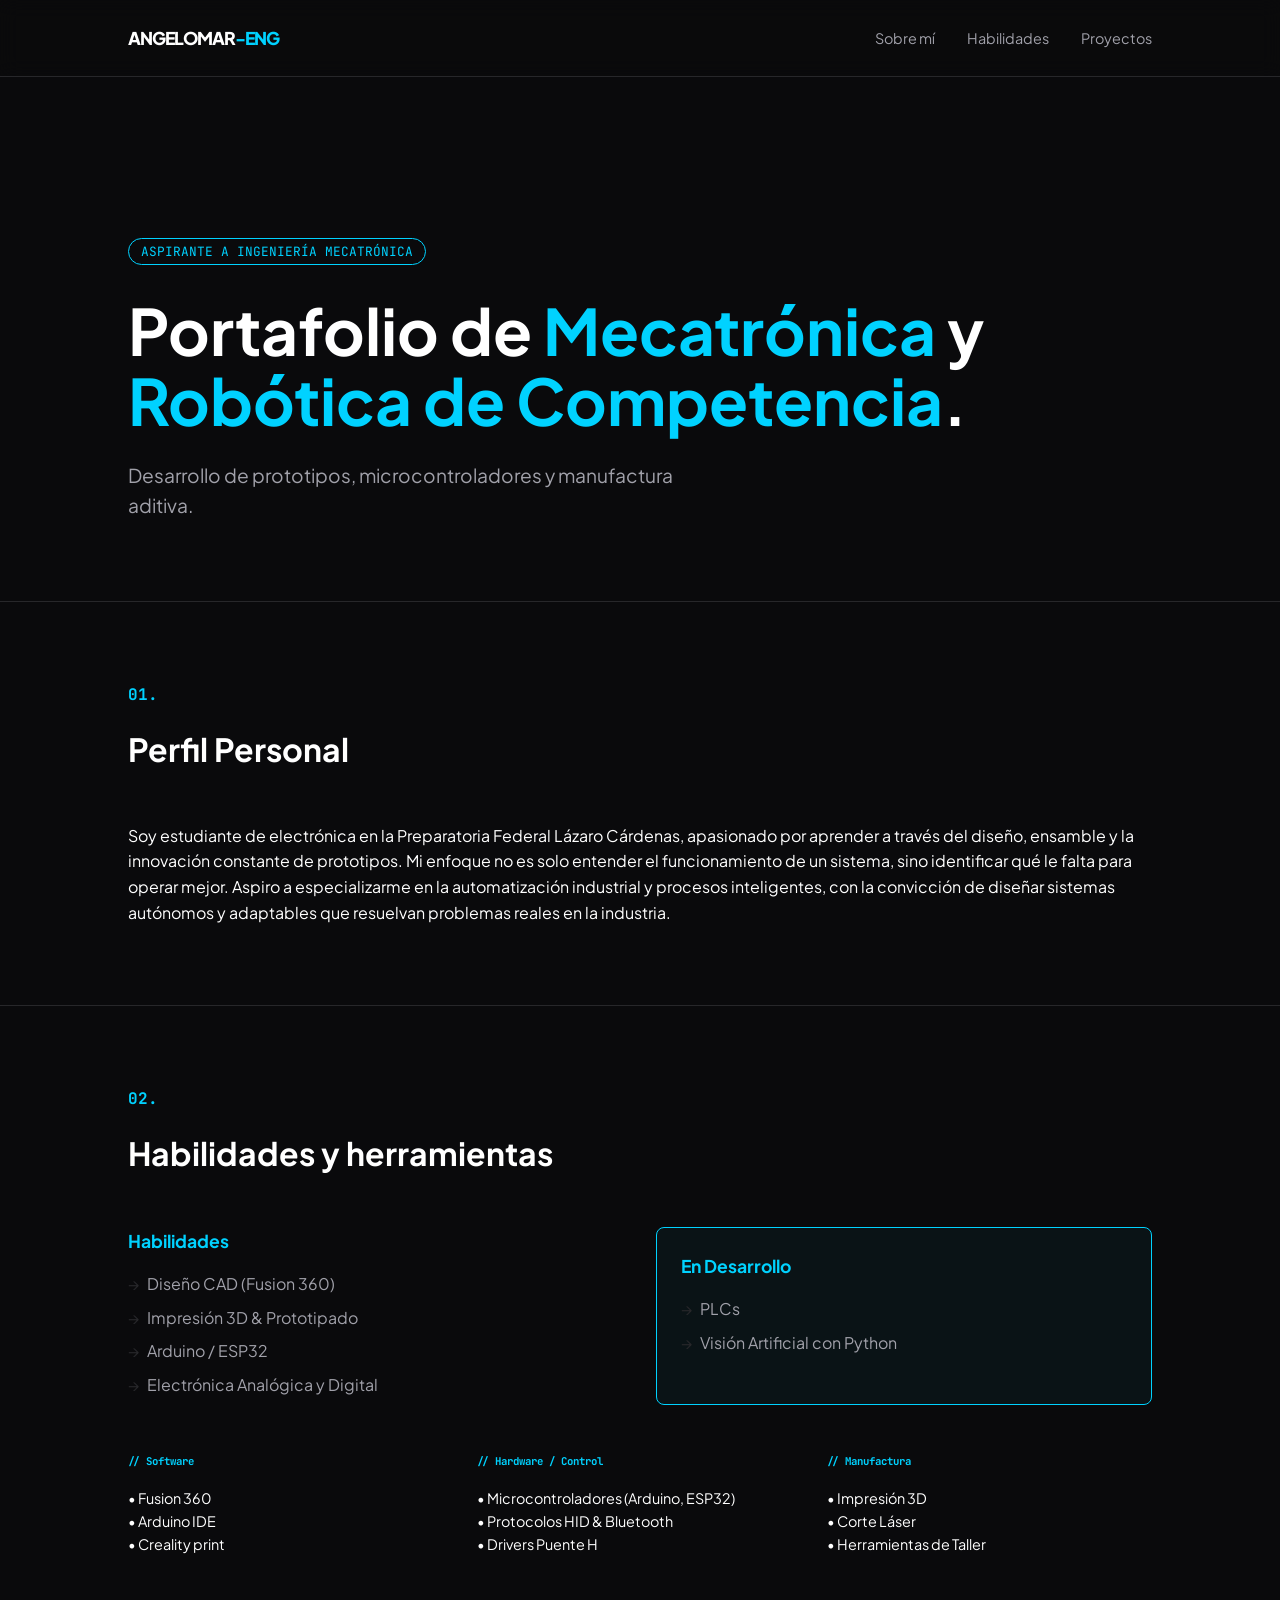
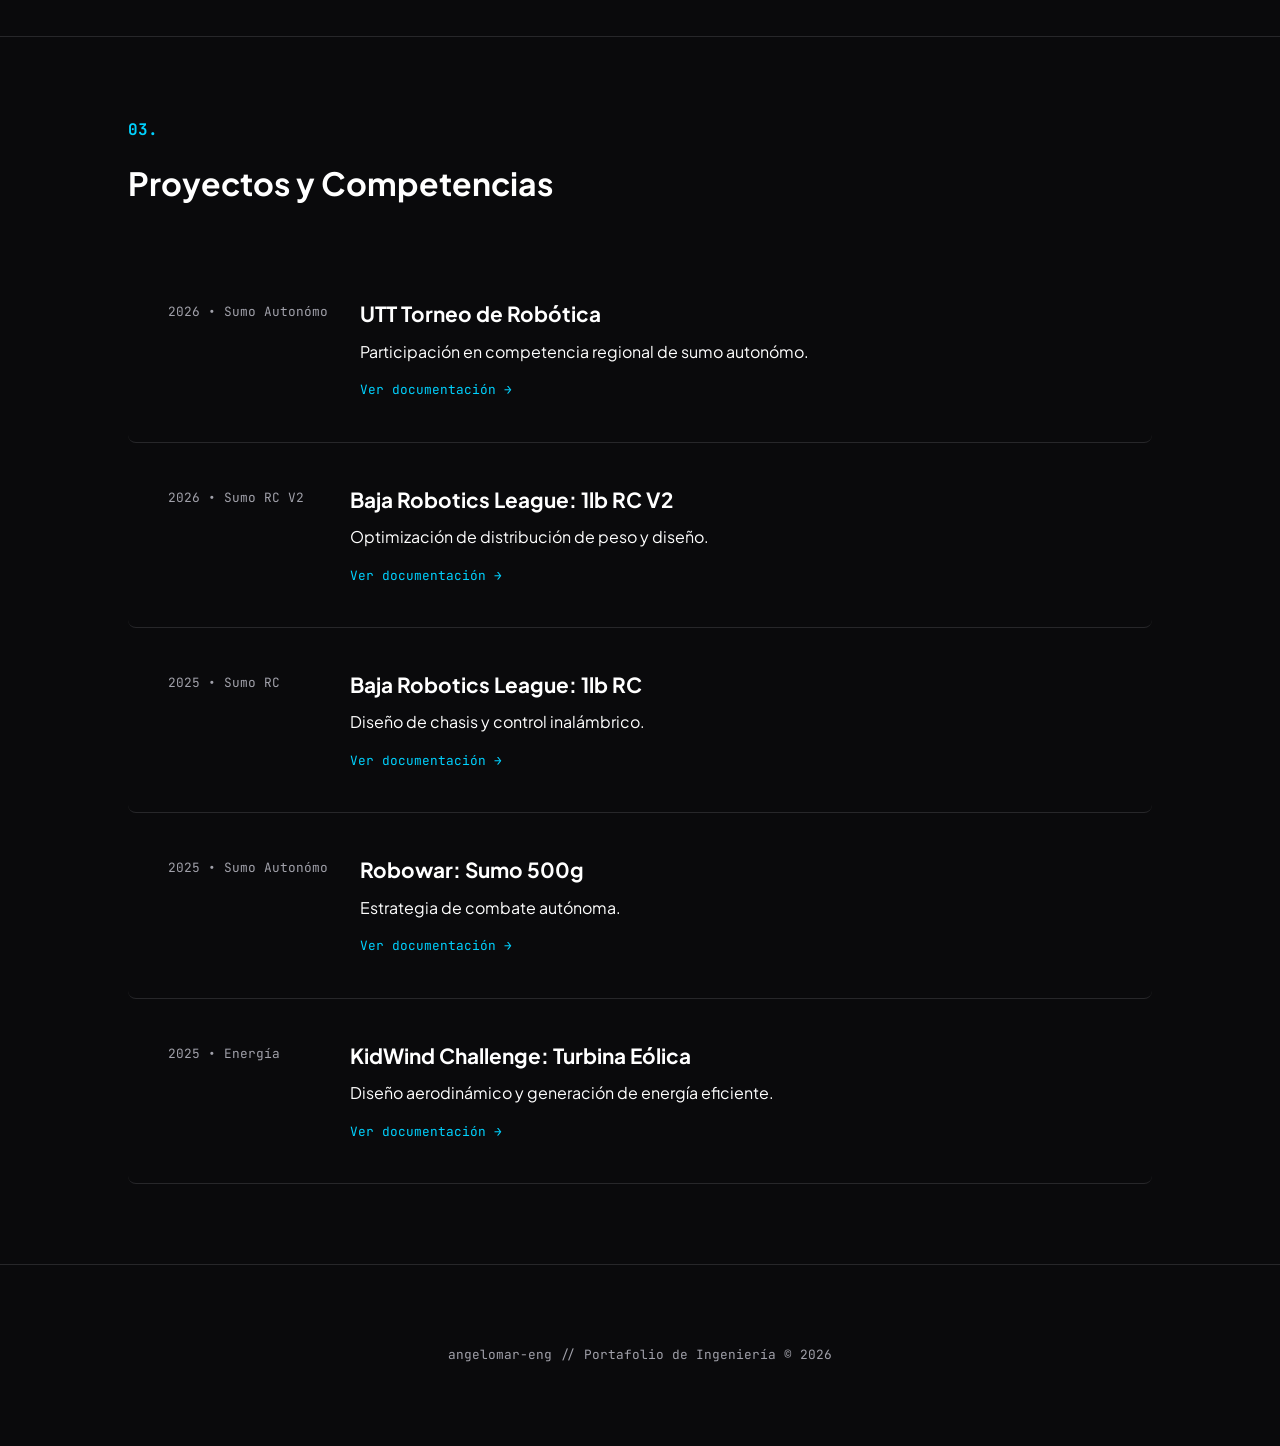
<file: index.html>
<!DOCTYPE html>
<html lang="es">
<head>
    <meta charset="UTF-8">
    <meta name="viewport" content="width=device-width, initial-scale=1.0">
    <title>Angel Omar | Portafolio de Ingeniería</title>
    <link rel="stylesheet" href="style.css">
    <link href="https://fonts.googleapis.com/css2?family=Plus+Jakarta+Sans:wght@300;400;600;800&family=JetBrains+Mono&display=swap" rel="stylesheet">
</head>
<body>

    <nav>
        <div class="nav-container">
            <a href="index.html" class="brand">ANGELOMAR<span class="dot">-ENG</span></a>
            <ul class="nav-links">
                <li><a href="#about">Sobre mí</a></li>
                <li><a href="#habilidades">Habilidades</a></li>
                <li><a href="#proyectos">Proyectos</a></li>
            </ul>
        </div>
    </nav>

    <main>
        <section id="hero">
            <div class="hero-content">
                <span class="badge">Aspirante a Ingeniería Mecatrónica</span>
                <h1>Portafolio de <span class="accent">Mecatrónica</span> y <span class="accent">Robótica de Competencia</span>.</h1>
                <p>Desarrollo de prototipos, microcontroladores y manufactura aditiva.</p>
            </div>
        </section>

        <section id="about" class="section-container">
            <h2 class="section-number">01.</h2>
            <h3 class="section-title">Perfil Personal</h3>
            <div class="about-content">
                <p>
                    Soy estudiante de electrónica en la Preparatoria Federal Lázaro Cárdenas, apasionado por aprender a través del diseño, ensamble y la innovación constante de prototipos. Mi enfoque no es solo entender el funcionamiento de un sistema, sino identificar qué le falta para operar mejor. Aspiro a especializarme en la automatización industrial y procesos inteligentes, con la convicción de diseñar sistemas autónomos y adaptables que resuelvan problemas reales en la industria.
                </p>
            </div>
        </section>

        <section id="habilidades" class="section-container">
            <h2 class="section-number">02.</h2>
            <h3 class="section-title">Habilidades y herramientas</h3>
            
            <div class="skills-grid">
                <div class="skill-category">
                    <h5>Habilidades</h5>
                    <ul>
                        <li>Diseño CAD (Fusion 360)</li>
                        <li>Impresión 3D & Prototipado</li>
                        <li>Arduino / ESP32</li>
                        <li>Electrónica Analógica y Digital</li>
                    </ul>
                </div>
                <div class="skill-category highlight-box">
                    <h5>En Desarrollo</h5>
                    <ul>
                        <li>PLCs</li>
                        <li>Visión Artificial con Python</li>
                    </ul>
                </div>
            </div>

            <div class="tools-grid" style="margin-top: 3rem; display: grid; grid-template-columns: repeat(auto-fit, minmax(200px, 1fr)); gap: 1.5rem;">
                <div class="tool-group">
                    <h6 style="color: var(--accent); font-family: var(--font-mono); margin-bottom: 1rem;">// Software</h6>
                    <ul class="tech-list" style="list-style: none; font-size: 0.9rem;">
                        <li>• Fusion 360</li>
                        <li>• Arduino IDE</li>
                        <li>• Creality print</li>
                    </ul>
                </div>
                <div class="tool-group">
                    <h6 style="color: var(--accent); font-family: var(--font-mono); margin-bottom: 1rem;">// Hardware / Control</h6>
                    <ul class="tech-list" style="list-style: none; font-size: 0.9rem;">
                        <li>• Microcontroladores (Arduino, ESP32)</li>
                        <li>• Protocolos HID & Bluetooth</li>
                        <li>• Drivers Puente H</li>
                    </ul>
                </div>
                <div class="tool-group">
                    <h6 style="color: var(--accent); font-family: var(--font-mono); margin-bottom: 1rem;">// Manufactura</h6>
                    <ul class="tech-list" style="list-style: none; font-size: 0.9rem;">
                        <li>• Impresión 3D</li>
                        <li>• Corte Láser</li>
                        <li>• Herramientas de Taller</li>
                    </ul>
                </div>
            </div>
        </section>

        <section id="proyectos" class="section-container">
            <h2 class="section-number">03.</h2>
            <h3 class="section-title">Proyectos y Competencias</h3>
            
            <div class="project-list">
                <article class="project-item">
                    <div class="project-meta">2026 • Sumo Autonómo</div>
                    <div class="project-details">
                        <h4>UTT Torneo de Robótica</h4>
                        <p>Participación en competencia regional de sumo autonómo.</p>
                        <a href="proyectos/utt.html" class="view-more">Ver documentación →</a>
                    </div>
                </article>

                <article class="project-item">
                    <div class="project-meta">2026 • Sumo RC V2</div>
                    <div class="project-details">
                        <h4>Baja Robotics League: 1lb RC V2</h4>
                        <p>Optimización de distribución de peso y diseño.</p>
                        <a href="proyectos/brl2026.html" class="view-more">Ver documentación →</a>
                    </div>
                </article>

                <article class="project-item">
                    <div class="project-meta">2025 • Sumo RC</div>
                    <div class="project-details">
                        <h4>Baja Robotics League: 1lb RC</h4>
                        <p>Diseño de chasis y control inalámbrico.</p>
                        <a href="proyectos/brl2025.html" class="view-more">Ver documentación →</a>
                    </div>
                </article>

                <article class="project-item">
                    <div class="project-meta">2025 • Sumo Autonómo</div>
                    <div class="project-details">
                        <h4>Robowar: Sumo 500g</h4>
                        <p>Estrategia de combate autónoma.</p>
                        <a href="proyectos/robowar.html" class="view-more">Ver documentación →</a>
                    </div>
                </article>

                <article class="project-item">
                    <div class="project-meta">2025 • Energía</div>
                    <div class="project-details">
                        <h4>KidWind Challenge: Turbina Eólica</h4>
                        <p>Diseño aerodinámico y generación de energía eficiente.</p>
                        <a href="proyectos/kidwind.html" class="view-more">Ver documentación →</a>
                    </div>
                </article>
            </div>
        </section>
    </main>

    <footer>
        <p>angelomar-eng // Portafolio de Ingeniería © 2026</p>
    </footer>

</body>
</html>
</file>
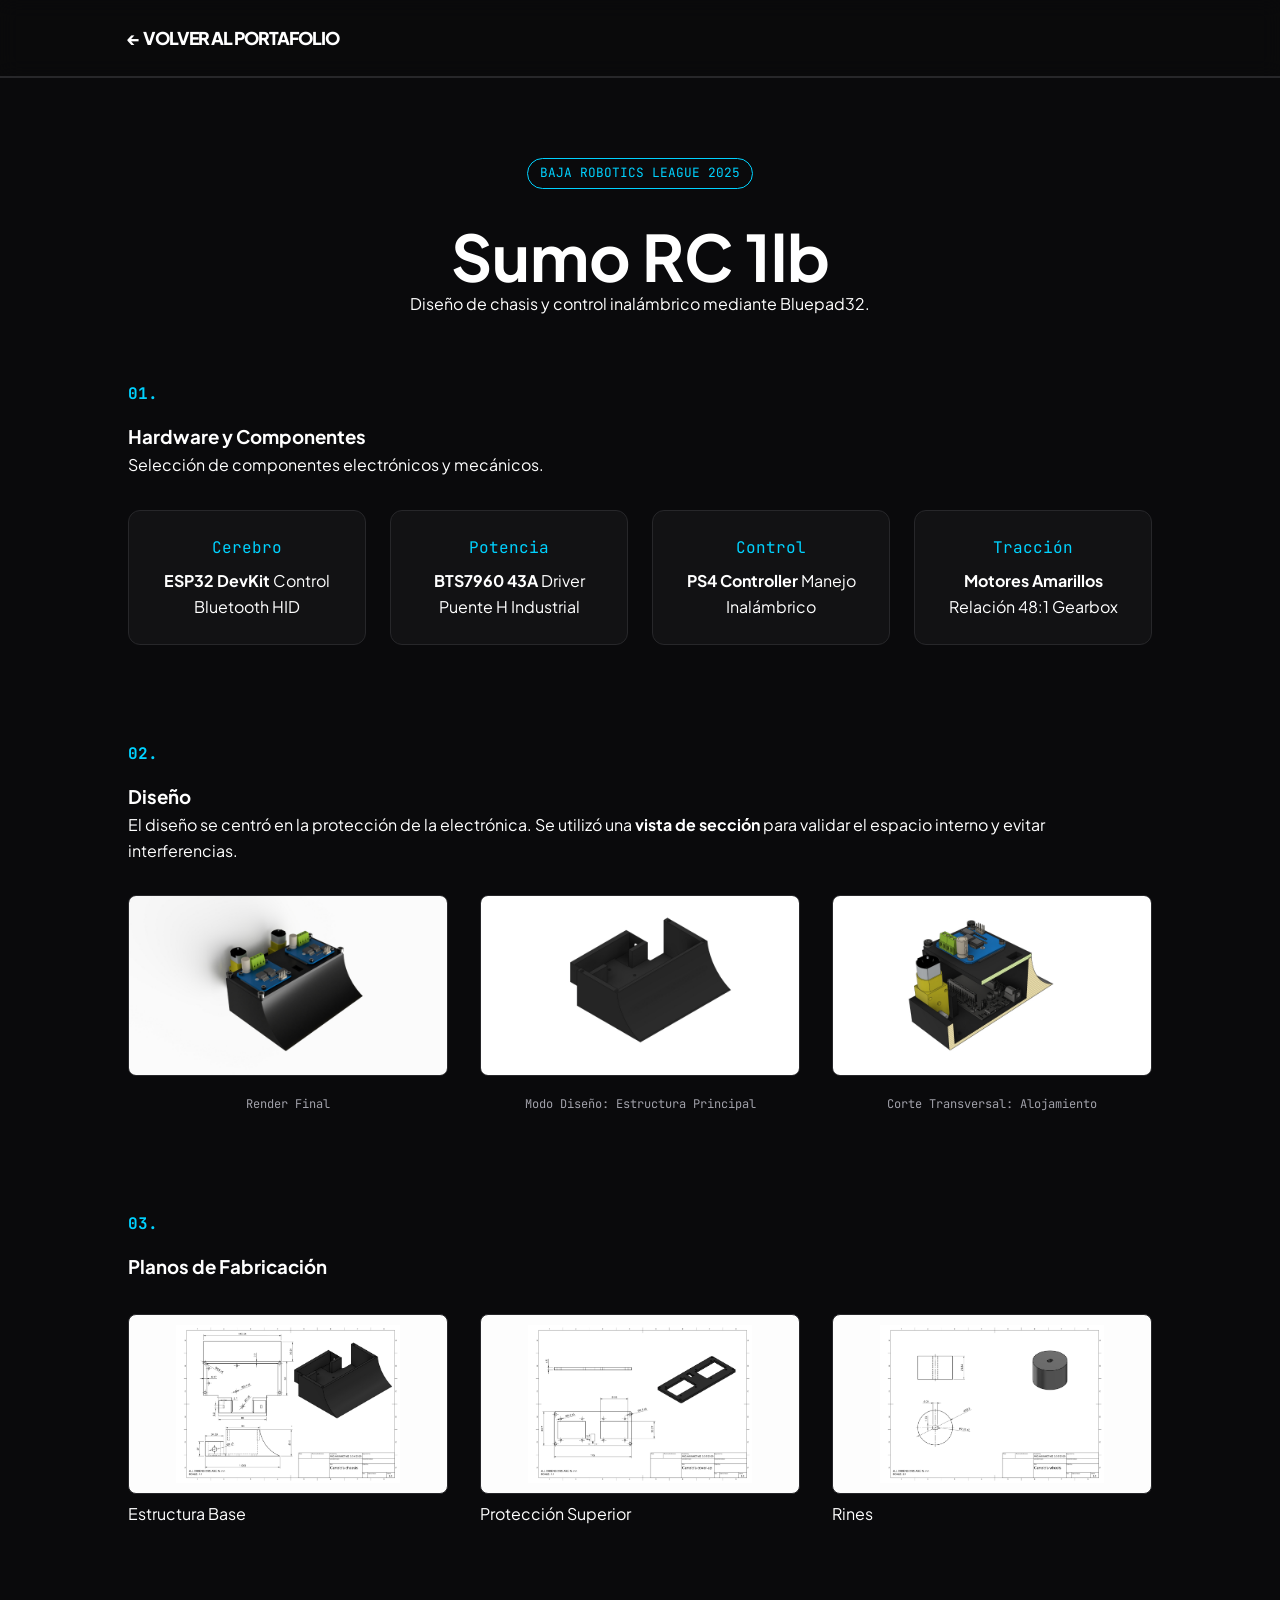
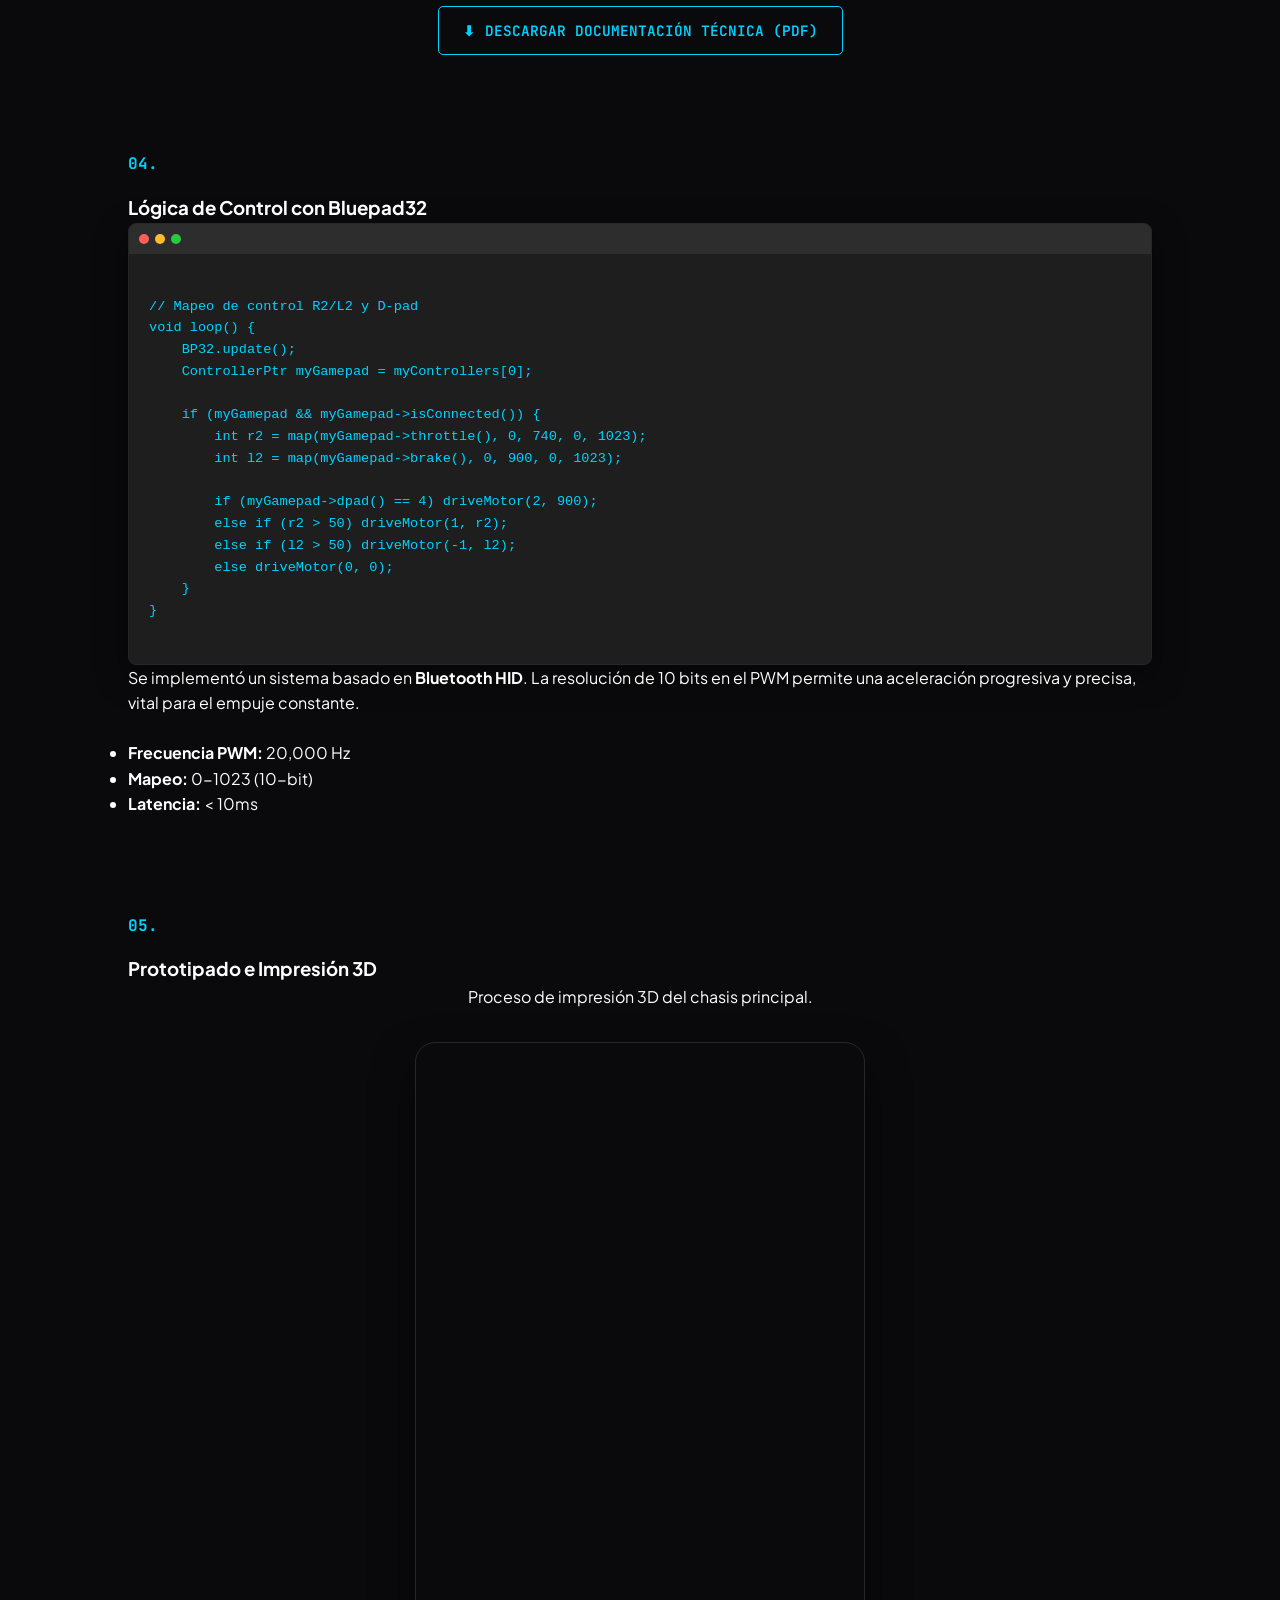
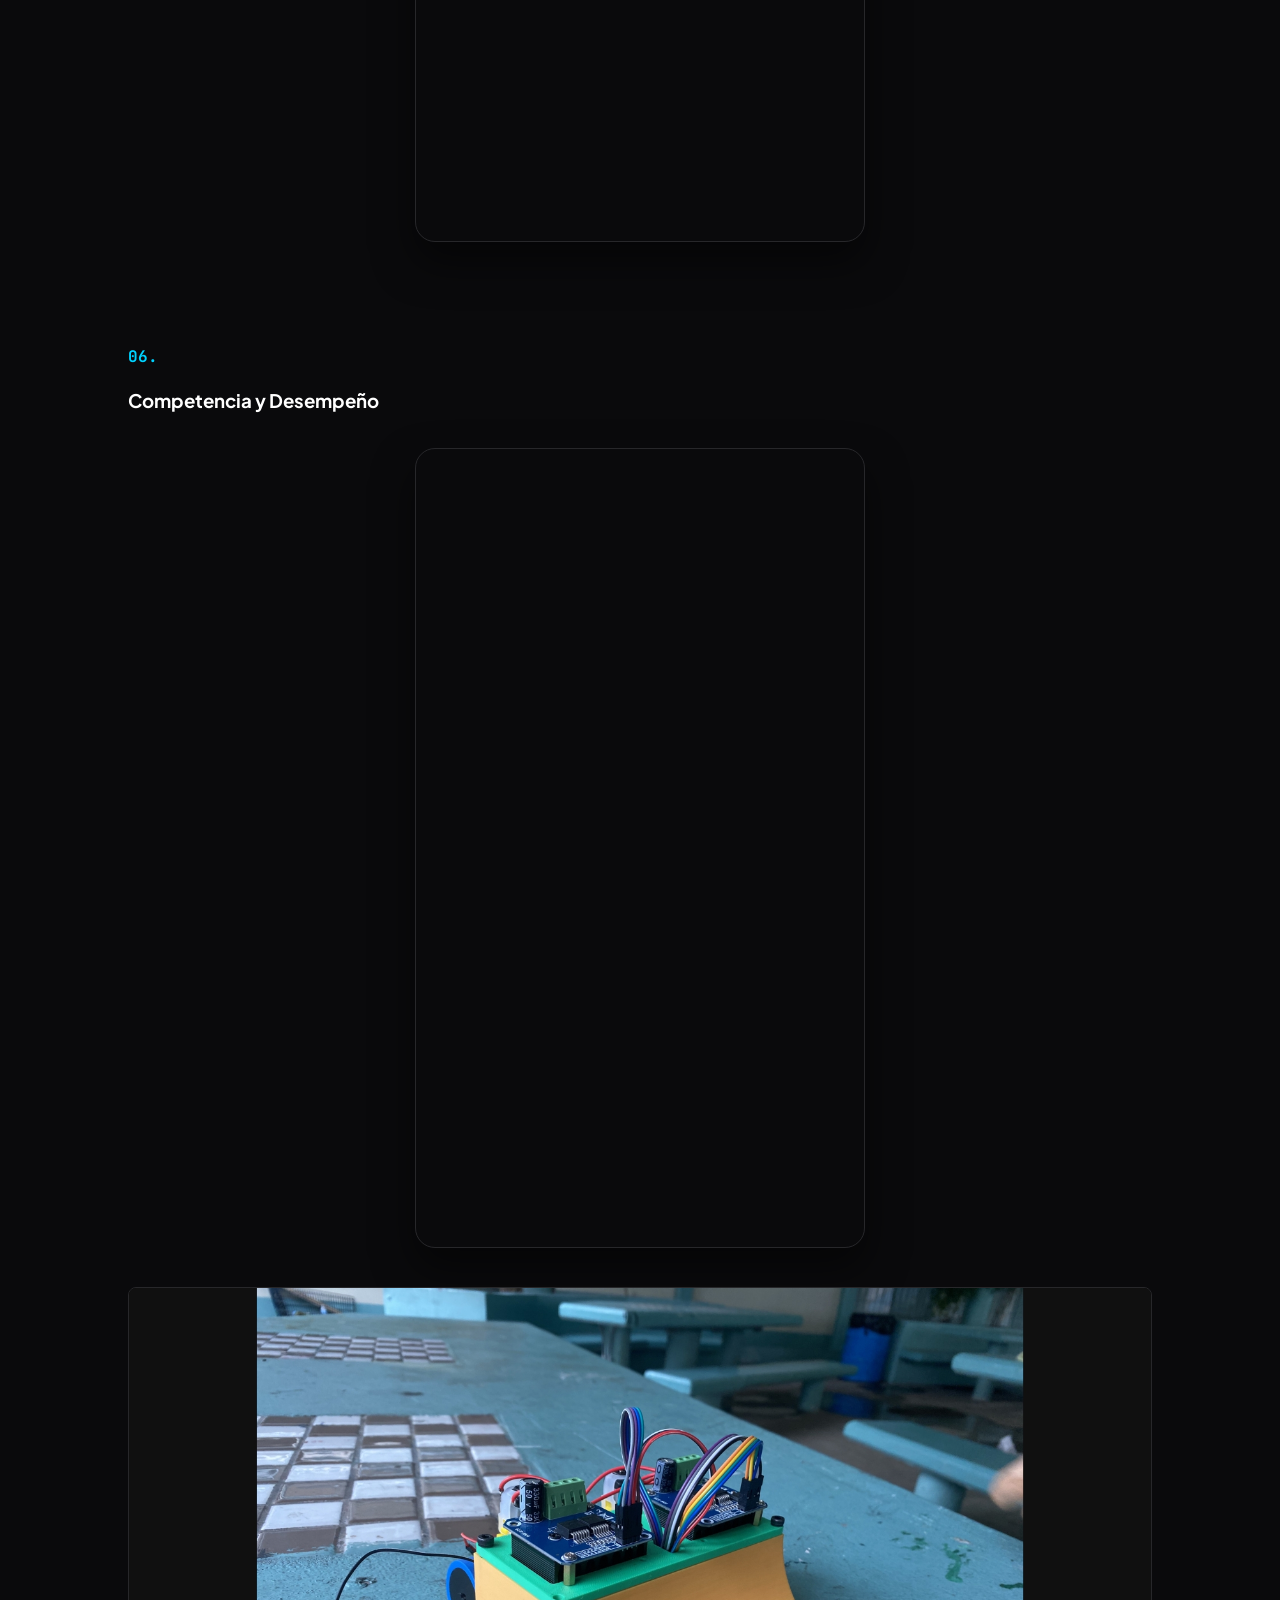
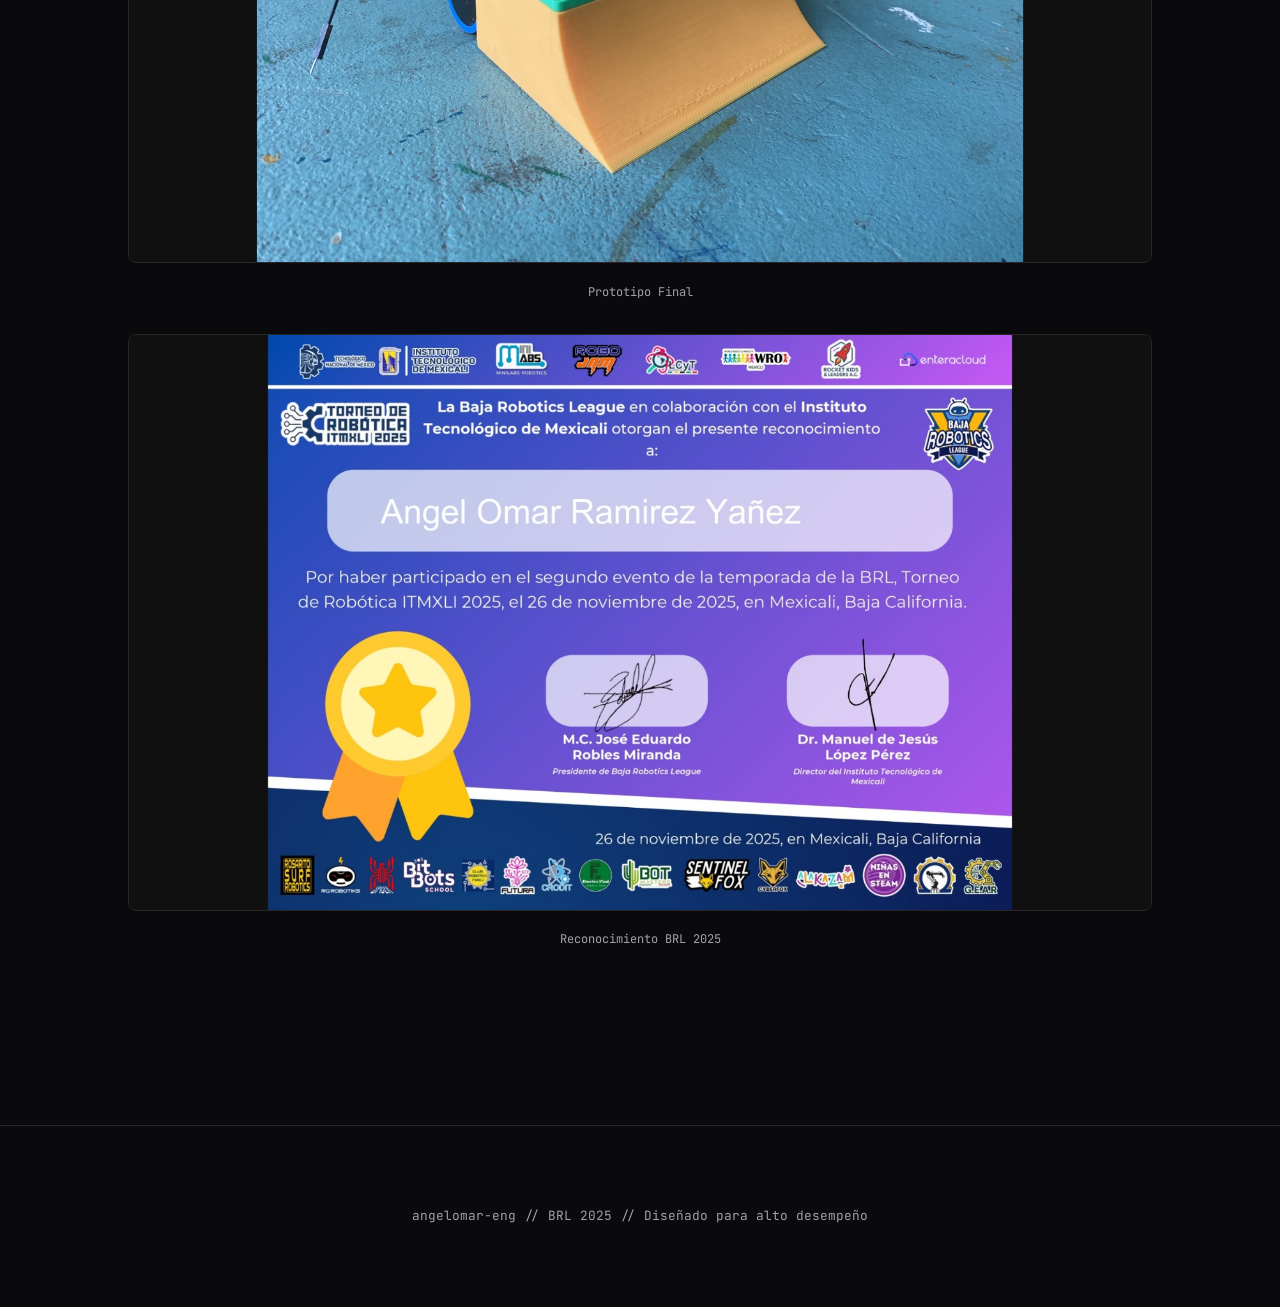
<file: proyectos/brl2025.html>
<!DOCTYPE html>
<html lang="es">
<head>
    <meta charset="UTF-8">
    <meta name="viewport" content="width=device-width, initial-scale=1.0">
    <title>BRL 1lb RC | Angel Omar</title>
    <link rel="stylesheet" href="../style.css">
    <link href="https://fonts.googleapis.com/css2?family=Plus+Jakarta+Sans:wght@300;400;600;800&family=JetBrains+Mono&display=swap" rel="stylesheet">
    
    <style>
        /* Sincronización de estilos imponentes para Shorts */
        .video-short-imponente {
            width: 100%;
            max-width: 450px;
            margin: 2rem auto;
            display: block;
        }
        .video-short-imponente iframe {
            width: 100%;
            aspect-ratio: 9 / 16;
            border-radius: 20px;
            border: 1px solid var(--border);
            box-shadow: 0 20px 40px rgba(0,0,0,0.5);
        }

        /* Estilos para la lista de materiales (BOM) */
        .bom-grid {
            display: grid;
            grid-template-columns: repeat(auto-fit, minmax(200px, 1fr));
            gap: 1.5rem;
            margin-top: 2rem;
        }
        .bom-item {
            background: var(--surface);
            padding: 1.5rem;
            border-radius: 12px;
            border: 1px solid var(--border);
            text-align: center;
        }
        .bom-item i { display: block; color: var(--accent); margin-bottom: 0.5rem; font-family: var(--font-mono); font-style: normal; }
    </style>
</head>
<body class="subpage">

    <nav>
        <div class="nav-container">
            <a href="../index.html" class="brand">← VOLVER AL PORTAFOLIO</a>
        </div>
    </nav>

    <main class="section-container">
        <header class="project-header">
            <span class="badge">Baja Robotics League 2025</span>
            <h1>Sumo RC 1lb</h1>
            <p>Diseño de chasis y control inalámbrico mediante Bluepad32.</p>
        </header>

        <section class="doc-section">
            <h2 class="section-number">01.</h2>
            <h3>Hardware y Componentes</h3>
            <p>Selección de componentes electrónicos y mecánicos.</p>
            
            <div class="bom-grid">
                <div class="bom-item"><i>Cerebro</i><strong>ESP32 DevKit</strong><span> Control Bluetooth HID</span></div>
                <div class="bom-item"><i>Potencia</i><strong>BTS7960 43A</strong><span> Driver Puente H Industrial</span></div>
                <div class="bom-item"><i>Control</i><strong>PS4 Controller</strong><span> Manejo Inalámbrico</span></div>
                <div class="bom-item"><i>Tracción</i><strong>Motores Amarillos</strong><span> Relación 48:1 Gearbox</span></div>
            </div>
        </section>

        <section class="doc-section">
            <h2 class="section-number">02.</h2>
            <h3>Diseño</h3>
            <p>El diseño se centró en la protección de la electrónica. Se utilizó una <strong>vista de sección</strong> para validar el espacio interno y evitar interferencias.</p>
            
            <div class="image-grid">
                <div class="card">
                    <img src="../img/brl/RenderIMG.jpg" alt="Render Sumo">
                    <p class="caption">Render Final</p>
                </div>
                <div class="card">
                    <img src="../img/brl/ChasisIMG.jpg" alt="Diseño Chasis">
                    <p class="caption">Modo Diseño: Estructura Principal</p>
                </div>
                <div class="card">
                    <img src="../img/brl/ESP32IMG.jpg" alt="Vista de Corte">
                    <p class="caption">Corte Transversal: Alojamiento</p>
                </div>
            </div>
        </section>

        <section class="doc-section">
            <h2 class="section-number">03.</h2>
            <h3>Planos de Fabricación</h3>
            <div class="blueprints-grid">
                <div class="blueprint-item"><img src="../img/brl/ChasisDrawing.jpg" alt="Plano"><span>Estructura Base</span></div>
                <div class="blueprint-item"><img src="../img/brl/TechoDrawing.jpg" alt="Plano"><span>Protección Superior</span></div>
                <div class="blueprint-item"><img src="../img/brl/RuedaDrawing.jpg" alt="Plano"><span>Rines</span></div>
            </div>
            
            <div style="text-align: center; margin-top: 3rem;">
                <a href="../docs/DrawingsBRL2025.zip" download class="btn-download">
                    <span>⬇</span> DESCARGAR DOCUMENTACIÓN TÉCNICA (PDF)
                </a>
            </div>
        </section>

        <section class="doc-section">
            <h2 class="section-number">04.</h2>
            <h3>Lógica de Control con Bluepad32</h3>
            <div class="grid-2">
                <div class="code-window">
                    <div class="code-header"><span></span><span></span><span></span></div>
                    <pre><code>
// Mapeo de control R2/L2 y D-pad
void loop() {
    BP32.update();
    ControllerPtr myGamepad = myControllers[0];

    if (myGamepad && myGamepad->isConnected()) {
        int r2 = map(myGamepad->throttle(), 0, 740, 0, 1023); 
        int l2 = map(myGamepad->brake(), 0, 900, 0, 1023); 
        
        if (myGamepad->dpad() == 4) driveMotor(2, 900);  
        else if (r2 > 50) driveMotor(1, r2);
        else if (l2 > 50) driveMotor(-1, l2);
        else driveMotor(0, 0);
    }
}
                    </code></pre>
                </div>
                <div>
                    <p>Se implementó un sistema basado en <strong>Bluetooth HID</strong>. La resolución de 10 bits en el PWM permite una aceleración progresiva y precisa, vital para el empuje constante.</p>
                    <ul class="tech-list" style="margin-top: 1.5rem;">
                        <li><strong>Frecuencia PWM:</strong> 20,000 Hz</li>
                        <li><strong>Mapeo:</strong> 0-1023 (10-bit)</li>
                        <li><strong>Latencia:</strong> < 10ms</li>
                    </ul>
                </div>
            </div>
        </section>

        <section class="doc-section">
            <h2 class="section-number">05.</h2>
            <h3>Prototipado e Impresión 3D</h3>
            <p style="text-align: center;">Proceso de impresión 3D del chasis principal.</p>
            <div class="video-short-imponente">
                <iframe src="https://www.youtube.com/embed/AH-uYB2Z9Ds" frameborder="0" allowfullscreen></iframe>
            </div>
        </section>

        <section class="doc-section">
            <h2 class="section-number">06.</h2>
            <h3>Competencia y Desempeño</h3>
            <div class="grid-2" style="align-items: center;">
                <div class="video-short-imponente">
                    <iframe src="https://www.youtube.com/embed/wLAHy4wLN7E" frameborder="0" allowfullscreen></iframe>
                </div>
                
                <div class="image-grid" style="grid-template-columns: 1fr;">
                    <div class="card">
                        <img src="../img/brl/Ensamble.jpg" alt="Sumo Ensamblado">
                        <p class="caption">Prototipo Final</p>
                    </div>
                    <div class="card">
                        <img src="../img/brl/CertificadoPage.jpg" alt="Certificado">
                        <p class="caption">Reconocimiento BRL 2025</p>
                    </div>
                </div>
            </div>
        </section>
    </main>

    <footer>
        <p>angelomar-eng // BRL 2025 // Diseñado para alto desempeño</p>
    </footer>

</body>
</html>
</file>
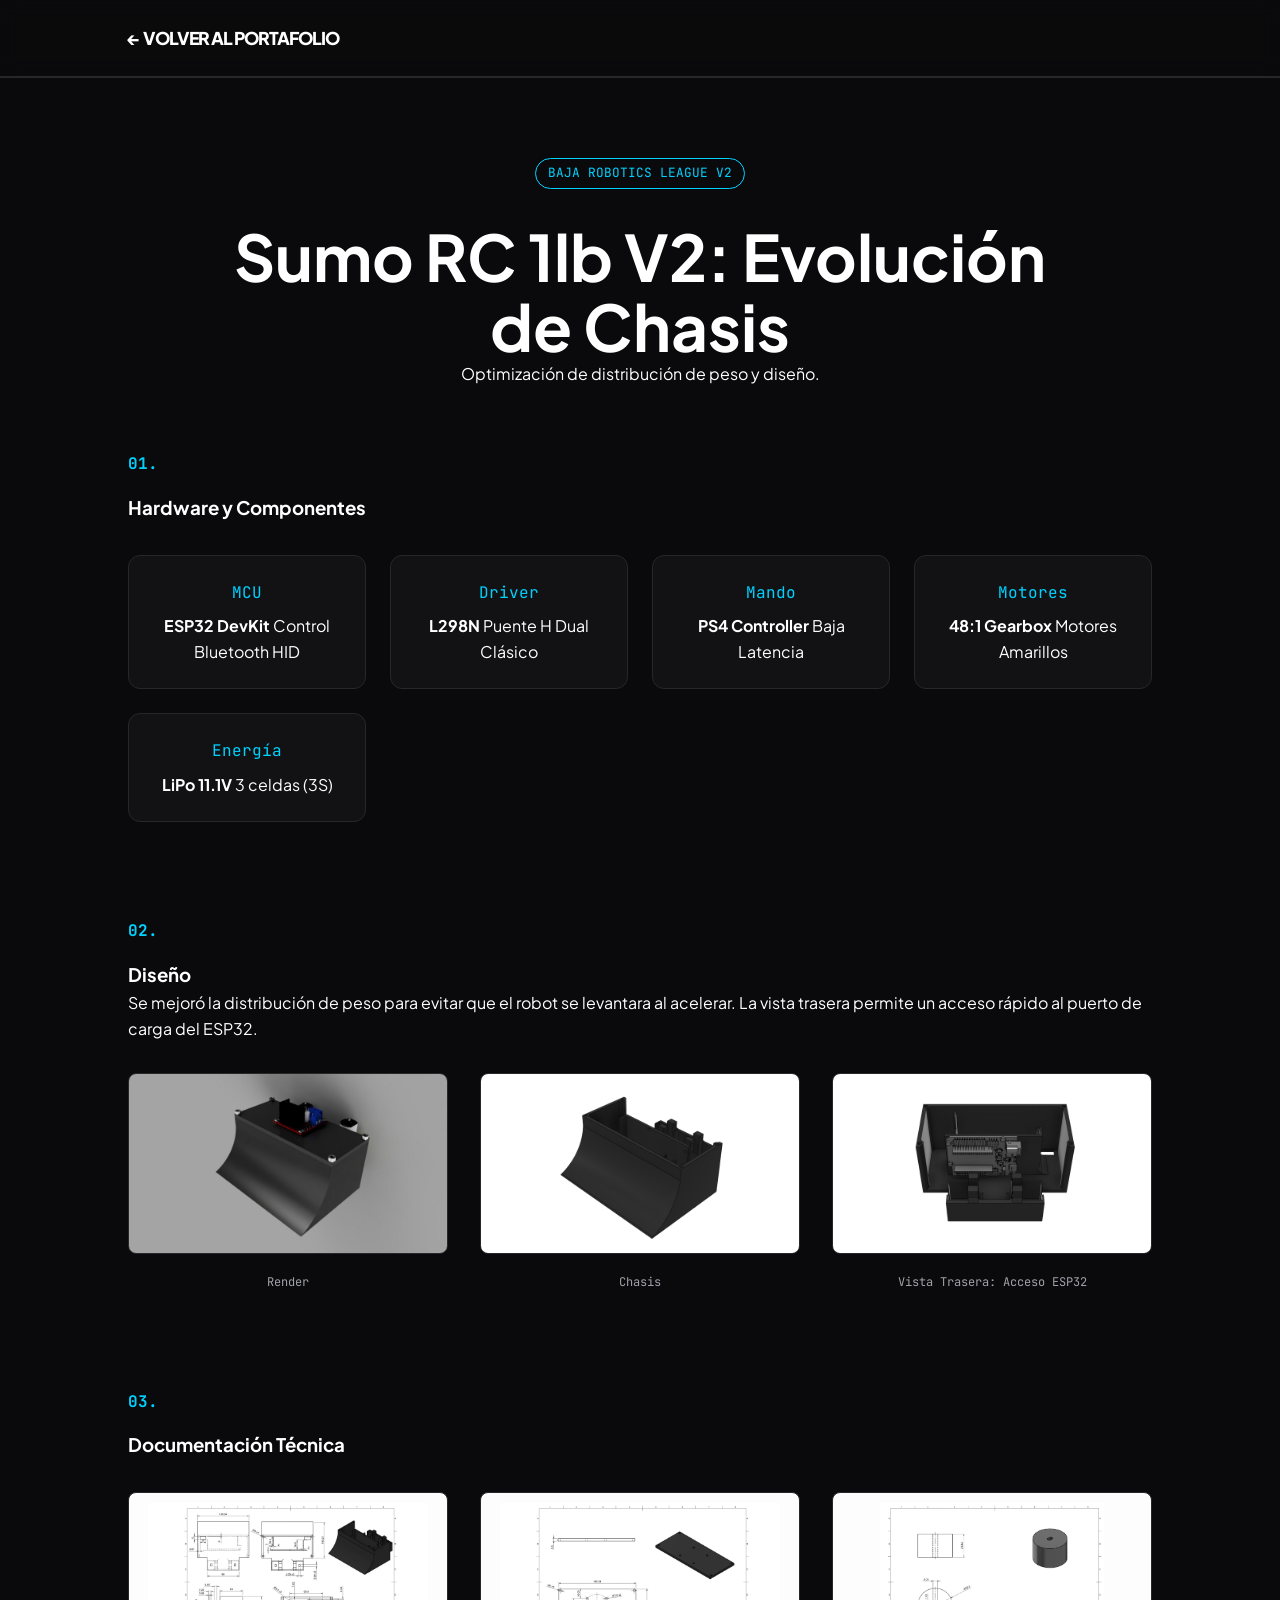
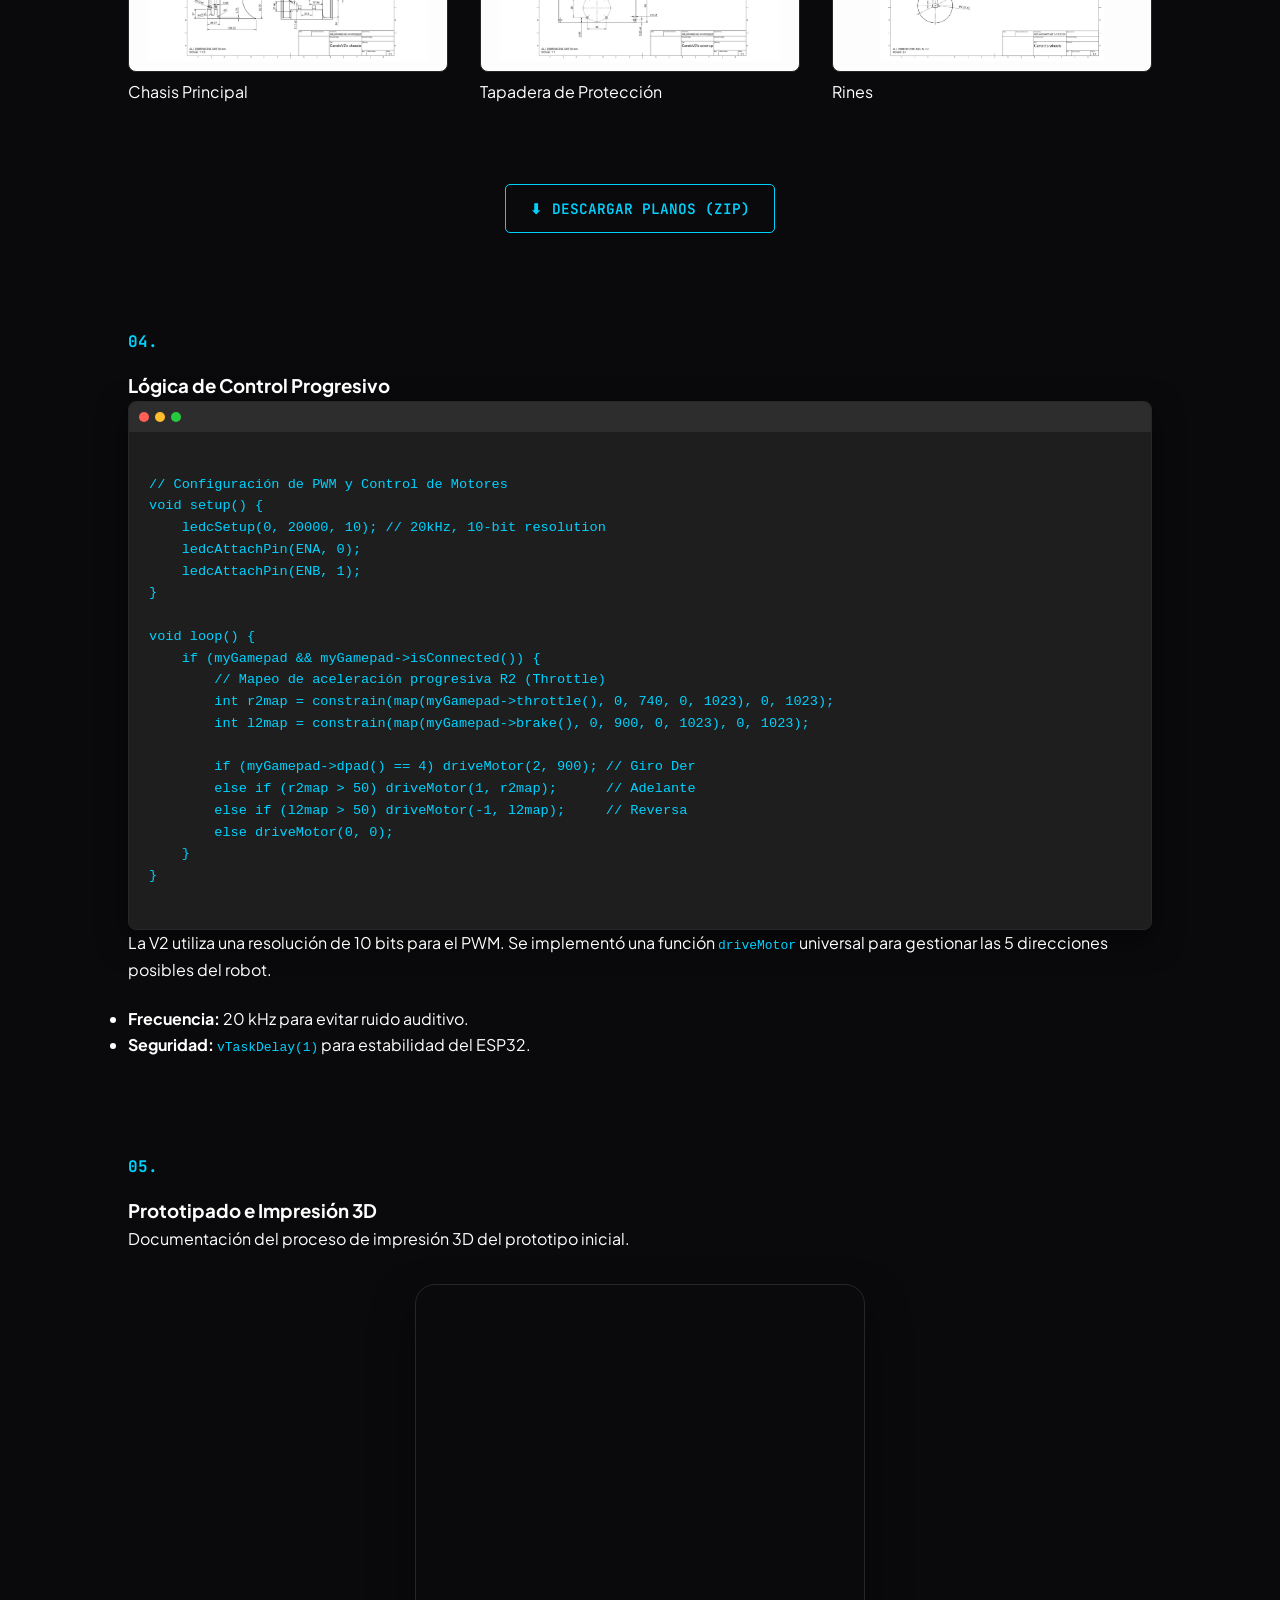
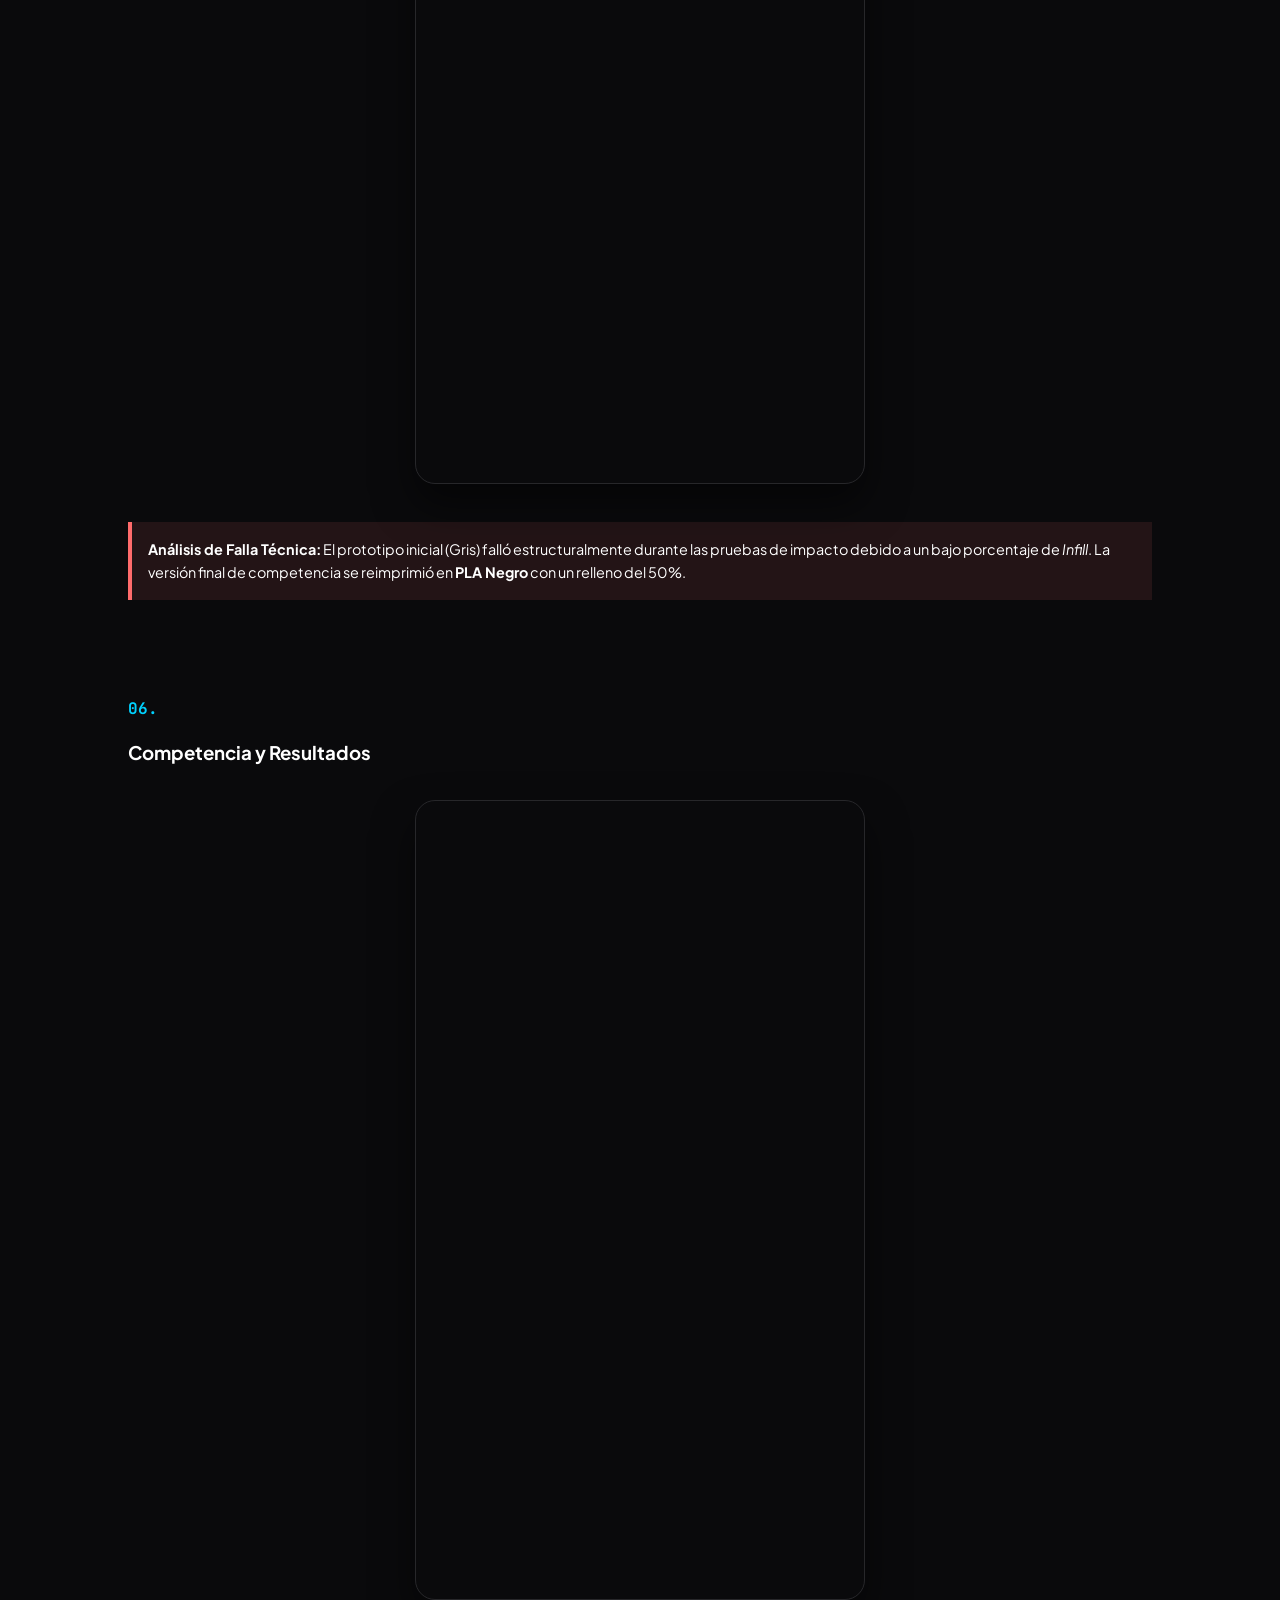
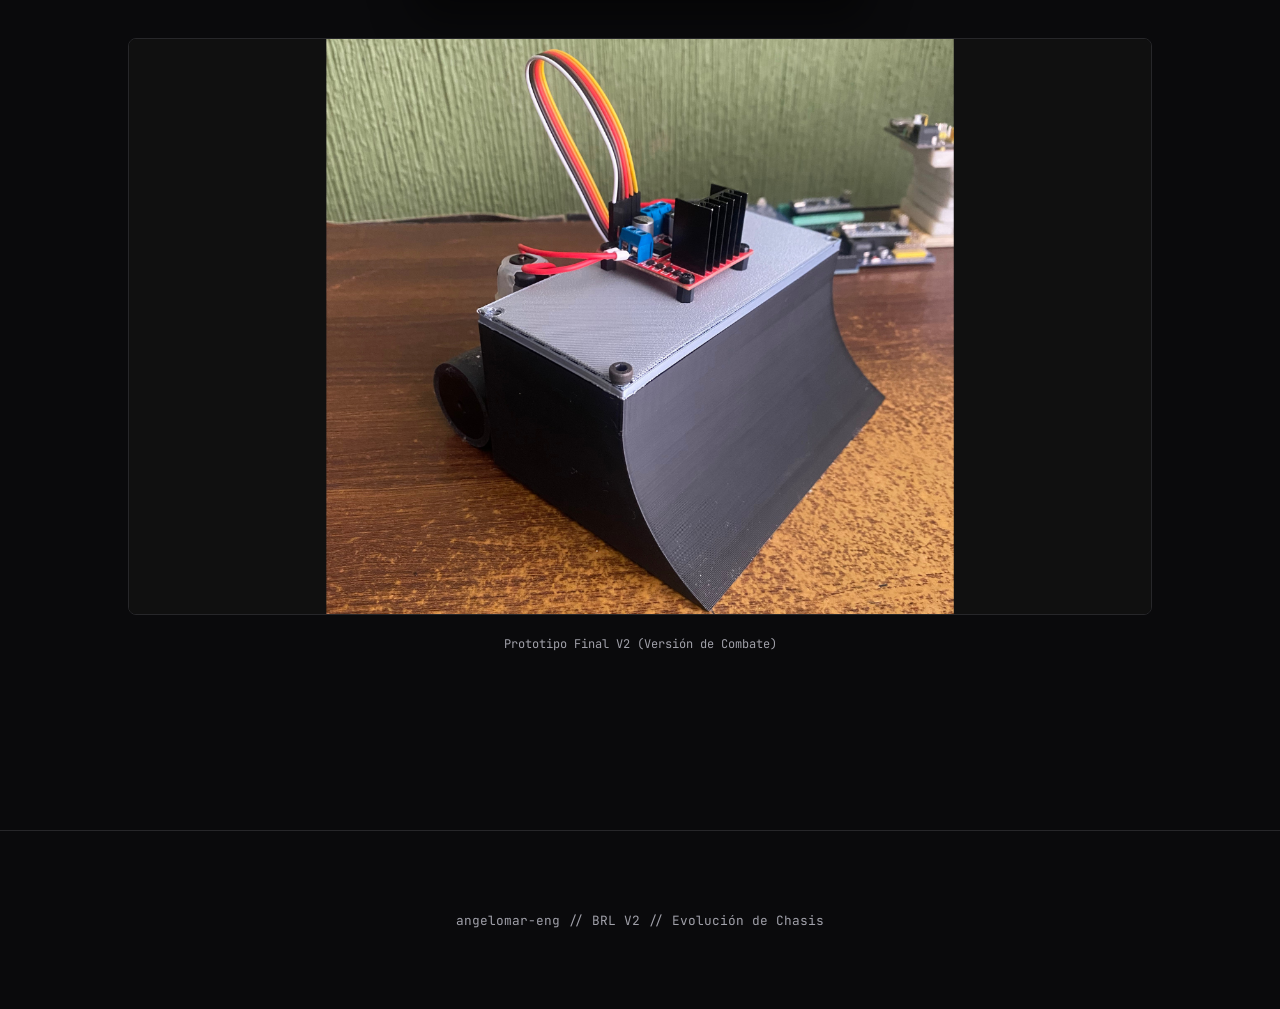
<file: proyectos/brl2026.html>
<!DOCTYPE html>
<html lang="es">
<head>
    <meta charset="UTF-8">
    <meta name="viewport" content="width=device-width, initial-scale=1.0">
    <title>BRL 1lb RC V2 | Angel Omar</title>
    <link rel="stylesheet" href="../style.css">
    <link href="https://fonts.googleapis.com/css2?family=Plus+Jakarta+Sans:wght@300;400;600;800&family=JetBrains+Mono&display=swap" rel="stylesheet">
    
    <style>
        /* Consistencia visual con V1 */
        .video-short-imponente {
            width: 100%;
            max-width: 450px;
            margin: 2rem auto;
            display: block;
        }
        .video-short-imponente iframe {
            width: 100%;
            aspect-ratio: 9 / 16;
            border-radius: 20px;
            border: 1px solid var(--border);
            box-shadow: 0 20px 40px rgba(0,0,0,0.5);
        }
        .bom-grid {
            display: grid;
            grid-template-columns: repeat(auto-fit, minmax(200px, 1fr));
            gap: 1.5rem;
            margin-top: 2rem;
        }
        .bom-item {
            background: var(--surface);
            padding: 1.5rem;
            border-radius: 12px;
            border: 1px solid var(--border);
            text-align: center;
        }
        .bom-item i { display: block; color: var(--accent); margin-bottom: 0.5rem; font-family: var(--font-mono); font-style: normal; }
        .note-box {
            background: rgba(255, 107, 107, 0.1);
            border-left: 4px solid #ff6b6b;
            padding: 1rem;
            margin: 1rem 0;
            font-size: 0.9rem;
        }
    </style>
</head>
<body class="subpage">

    <nav>
        <div class="nav-container">
            <a href="../index.html" class="brand">← VOLVER AL PORTAFOLIO</a>
        </div>
    </nav>

    <main class="section-container">
        <header class="project-header">
            <span class="badge">Baja Robotics League V2</span>
            <h1>Sumo RC 1lb V2: Evolución de Chasis</h1>
            <p>Optimización de distribución de peso y diseño.</p>
        </header>

        <!-- 01. COMPONENTES -->
        <section class="doc-section">
            <h2 class="section-number">01.</h2>
            <h3>Hardware y Componentes</h3>
            <div class="bom-grid">
                <div class="bom-item"><i>MCU</i><strong>ESP32 DevKit</strong><span> Control Bluetooth HID</span></div>
                <div class="bom-item"><i>Driver</i><strong>L298N</strong><span> Puente H Dual Clásico</span></div>
                <div class="bom-item"><i>Mando</i><strong>PS4 Controller</strong><span> Baja Latencia</span></div>
                <div class="bom-item"><i>Motores</i><strong>48:1 Gearbox</strong><span> Motores Amarillos</span></div>
                <div class="bom-item"><i>Energía</i><strong>LiPo 11.1V</strong><span> 3 celdas (3S)</span></div>
            </div>
        </section>

        <!-- 02. DISEÑO -->
        <section class="doc-section">
            <h2 class="section-number">02.</h2>
            <h3>Diseño</h3>
            <p>Se mejoró la distribución de peso para evitar que el robot se levantara al acelerar. La vista trasera permite un acceso rápido al puerto de carga del ESP32.</p>
            
            <div class="image-grid">
                <div class="card">
                    <img src="../img/brl_v2/Render.png" alt="Render V2">
                    <p class="caption">Render</p>
                </div>
                <div class="card">
                    <img src="../img/brl_v2/ChasisDesign.png" alt="Chasis V2">
                    <p class="caption">Chasis</p>
                </div>
                <div class="card">
                    <img src="../img/brl_v2/Esp32View.png" alt="Vista Trasera">
                    <p class="caption">Vista Trasera: Acceso ESP32</p>
                </div>
            </div>
        </section>

        <!-- 03. PLANOS -->
        <section class="doc-section">
            <h2 class="section-number">03.</h2>
            <h3>Documentación Técnica</h3>
            <div class="blueprints-grid">
                <div class="blueprint-item"><img src="../img/brl_v2/ChasisDraw.png" alt="Plano"><span>Chasis Principal</span></div>
                <div class="blueprint-item"><img src="../img/brl_v2/TechoDraw.png" alt="Plano"><span>Tapadera de Protección</span></div>
                <div class="blueprint-item"><img src="../img/brl/RuedaDrawing.jpg" alt="Plano"><span>Rines</span></div>
            </div>
            
            <div style="text-align: center; margin-top: 3rem;">
                <a href="../docs/CaneloV2Drawings.zip" download class="btn-download">
                    <span>⬇</span> DESCARGAR PLANOS (ZIP)
                </a>
            </div>
        </section>

        <!-- 04. CÓDIGO -->
        <section class="doc-section">
            <h2 class="section-number">04.</h2>
            <h3>Lógica de Control Progresivo</h3>
            <div class="grid-2">
                <div class="code-window">
                    <div class="code-header"><span></span><span></span><span></span></div>
                    <pre><code>
// Configuración de PWM y Control de Motores
void setup() {
    ledcSetup(0, 20000, 10); // 20kHz, 10-bit resolution
    ledcAttachPin(ENA, 0);
    ledcAttachPin(ENB, 1);
}

void loop() {
    if (myGamepad && myGamepad->isConnected()) {
        // Mapeo de aceleración progresiva R2 (Throttle)
        int r2map = constrain(map(myGamepad->throttle(), 0, 740, 0, 1023), 0, 1023);
        int l2map = constrain(map(myGamepad->brake(), 0, 900, 0, 1023), 0, 1023);

        if (myGamepad->dpad() == 4) driveMotor(2, 900); // Giro Der
        else if (r2map > 50) driveMotor(1, r2map);      // Adelante
        else if (l2map > 50) driveMotor(-1, l2map);     // Reversa
        else driveMotor(0, 0);
    }
}
                    </code></pre>
                </div>
                <div>
                    <p>La V2 utiliza una resolución de 10 bits para el PWM. Se implementó una función <code>driveMotor</code> universal para gestionar las 5 direcciones posibles del robot.</p>
                    <ul class="tech-list" style="margin-top: 1.5rem;">
                        <li><strong>Frecuencia:</strong> 20 kHz para evitar ruido auditivo.</li>
                        <li><strong>Seguridad:</strong> <code>vTaskDelay(1)</code> para estabilidad del ESP32.</li>
                    </ul>
                </div>
            </div>
        </section>

        <!-- 05. MANUFACTURA -->
        <section class="doc-section">
            <h2 class="section-number">05.</h2>
            <h3>Prototipado e Impresión 3D</h3>
            <p>Documentación del proceso de impresión 3D del prototipo inicial.</p>
            
            <div class="video-short-imponente">
                <iframe src="https://www.youtube.com/embed/xSEu-2-CUSs" frameborder="0" allowfullscreen></iframe>
            </div>

            <div class="note-box">
                <strong>Análisis de Falla Técnica:</strong> El prototipo inicial (Gris) falló estructuralmente durante las pruebas de impacto debido a un bajo porcentaje de <em>Infill</em>. La versión final de competencia se reimprimió en <strong>PLA Negro</strong> con un relleno del 50%.
            </div>
        </section>

        <!-- 06. DESEMPEÑO -->
        <section class="doc-section">
            <h2 class="section-number">06.</h2>
            <h3>Competencia y Resultados</h3>
            <div class="grid-2" style="align-items: center;">
                <div class="video-short-imponente">
                    <iframe src="https://www.youtube.com/embed/5JBMrpT8pvc" frameborder="0" allowfullscreen></iframe>
                </div>
                
                <div class="card">
                    <img src="../img/brl_v2/PrototipoFinal.png" alt="Sumo Final Negro">
                    <p class="caption">Prototipo Final V2 (Versión de Combate)</p>
                </div>
            </div>
        </section>
    </main>

    <footer>
        <p>angelomar-eng // BRL V2 // Evolución de Chasis</p>
    </footer>

</body>
</html>
</file>
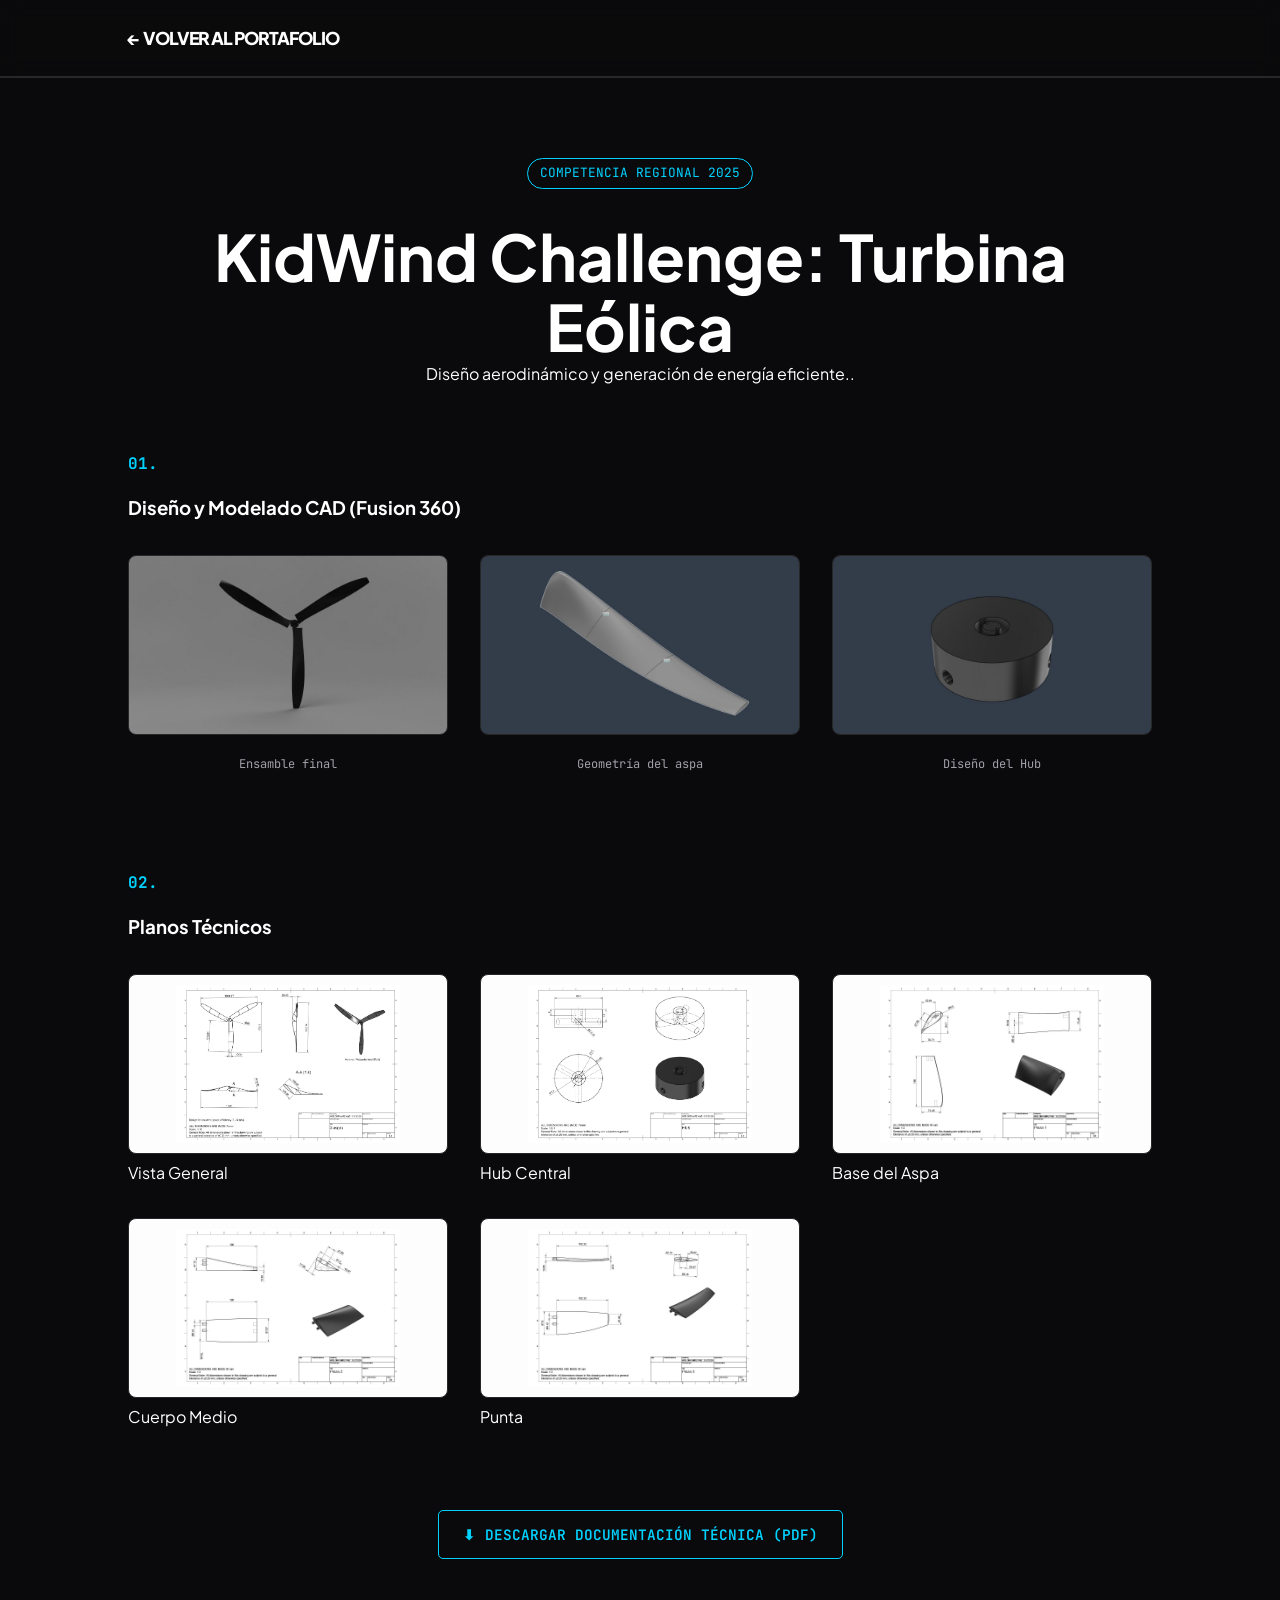
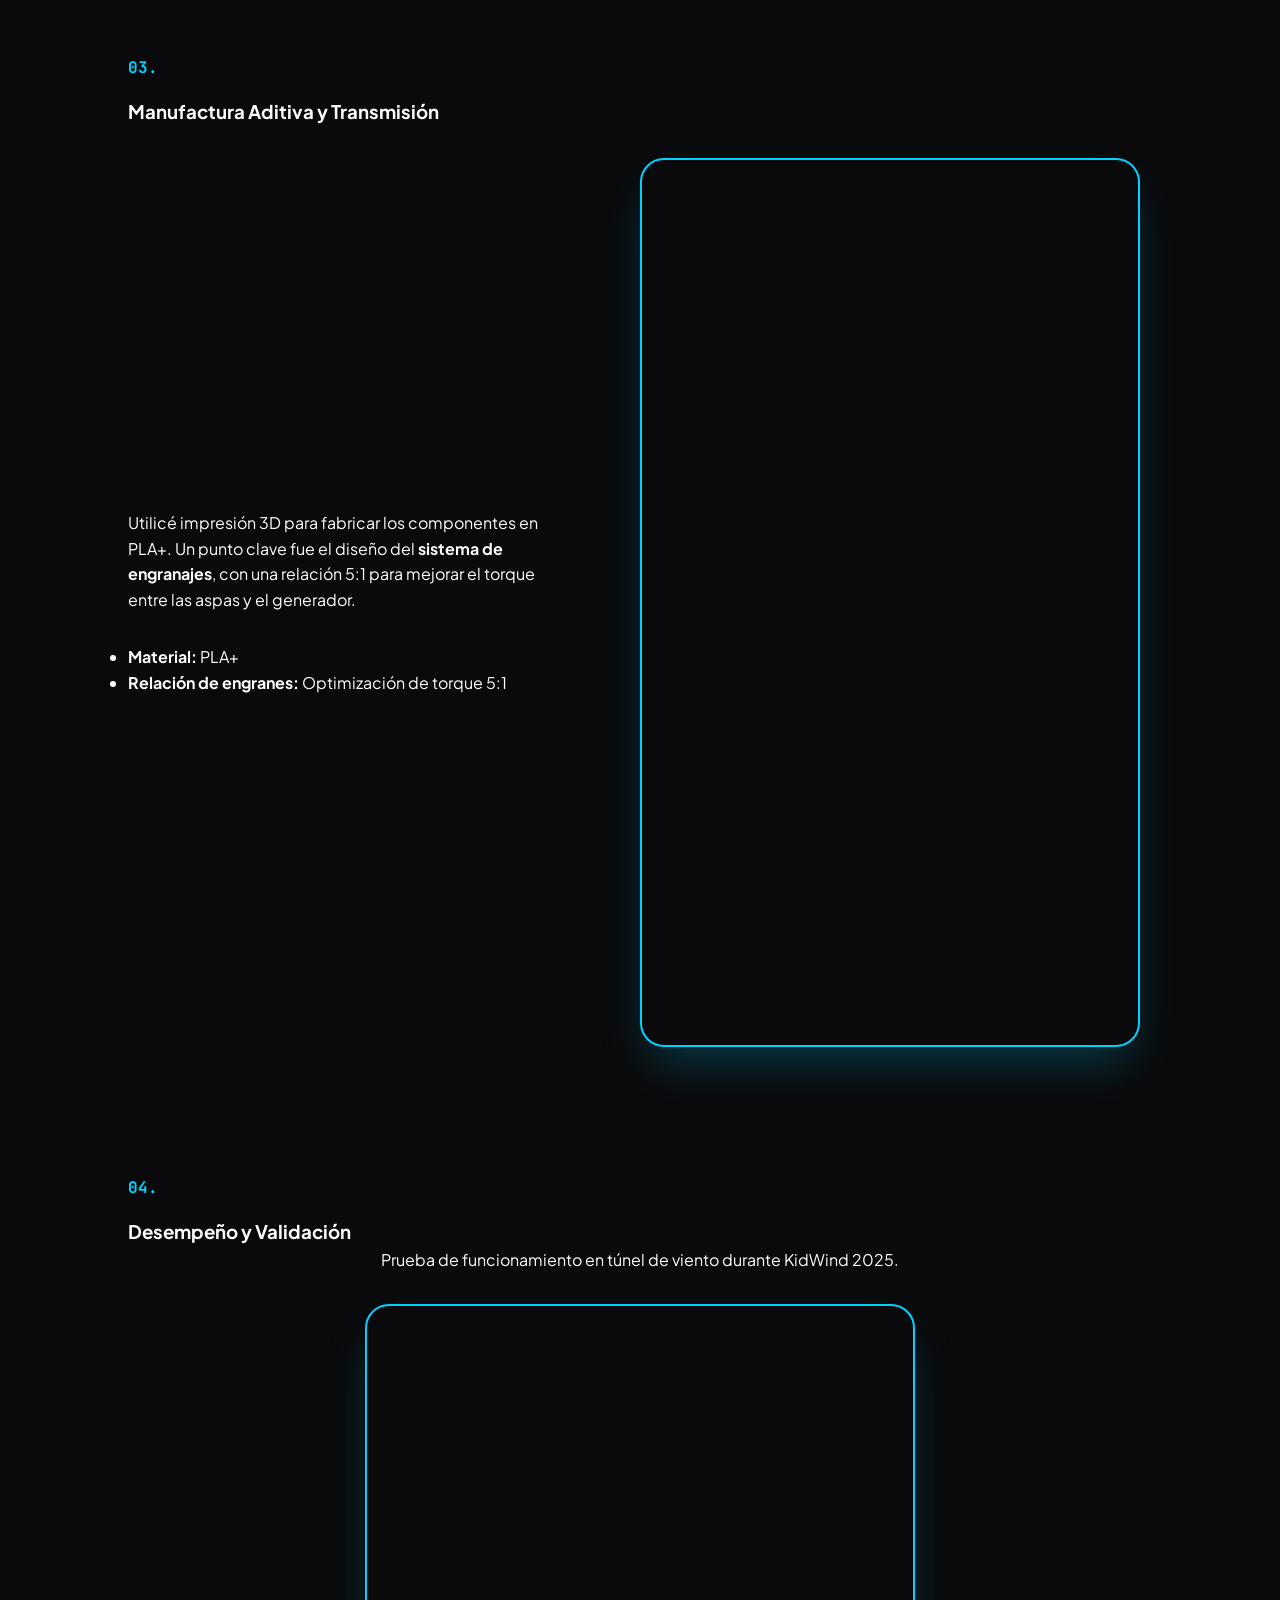
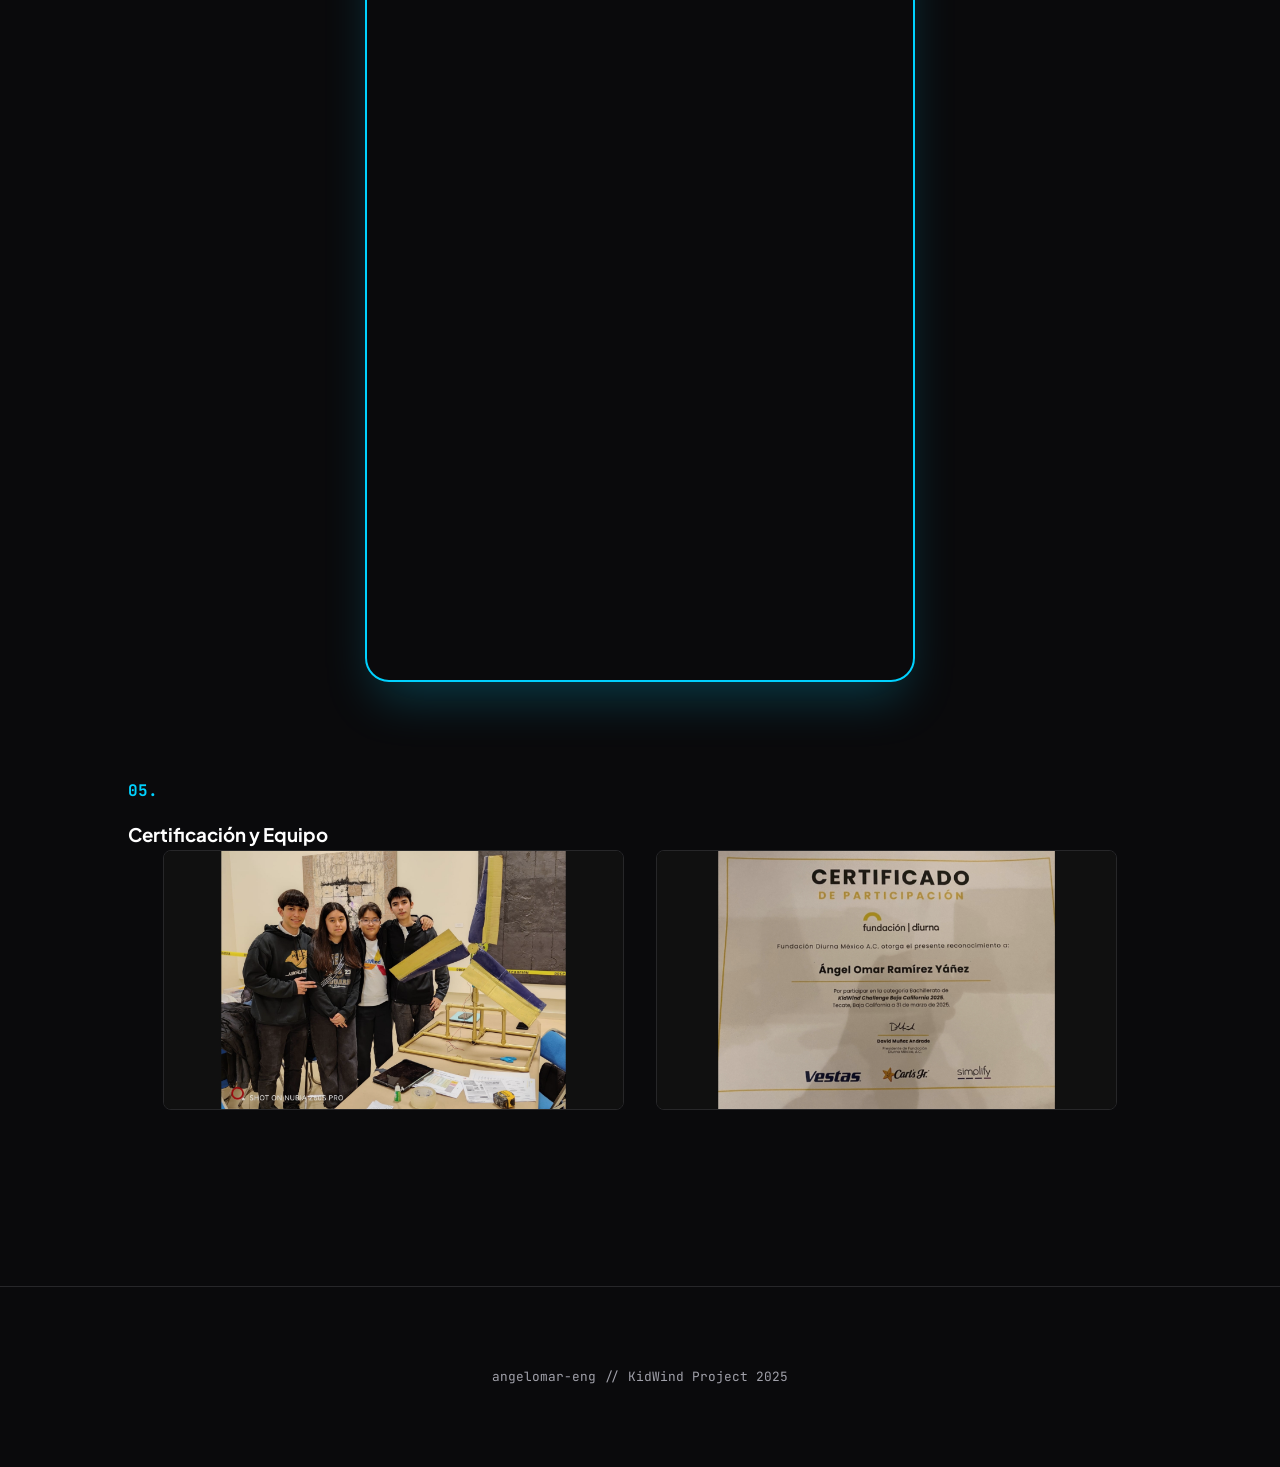
<file: proyectos/kidwind.html>
<!DOCTYPE html>
<html lang="es">
<head>
    <meta charset="UTF-8">
    <meta name="viewport" content="width=device-width, initial-scale=1.0">
    <title>KidWind Challenge 2025 | Documentación Técnica</title>
    <link rel="stylesheet" href="../style.css">
    <link href="https://fonts.googleapis.com/css2?family=Plus+Jakarta+Sans:wght@300;400;600;800&family=JetBrains+Mono&display=swap" rel="stylesheet">
    
    <style>
        /* ESTA ES LA SOLUCIÓN DEFINITIVA */
        .video-short-imponente {
            width: 100%;
            max-width: 500px; /* Aquí controlas qué tan grande se ve (500px es imponente) */
            margin: 2rem auto;
            display: flex;
            justify-content: center;
        }

        .video-short-imponente iframe {
            width: 100%;
            aspect-ratio: 9 / 16; /* Obliga a mantener el formato de celular */
            border-radius: 24px; /* Bordes más curvos para un look moderno */
            border: 2px solid var(--accent); /* Marco con tu color de acento */
            box-shadow: 0 25px 50px -12px rgba(0, 210, 255, 0.25); /* Sombra con color */
        }

        /* Ajuste para que el texto no apriete al video en computadoras */
        .seccion-grande {
            display: grid;
            grid-template-columns: 1fr 1.2fr; /* Le damos un poco más de espacio al video */
            gap: 4rem;
            align-items: center;
        }

        @media (max-width: 992px) {
            .seccion-grande {
                grid-template-columns: 1fr;
                text-align: center;
            }
            .video-short-imponente {
                max-width: 90%; /* En celular se adapta al ancho de pantalla */
            }
        }
    </style>
</head>
<body class="subpage">

    <nav>
        <div class="nav-container">
            <a href="../index.html" class="brand">← VOLVER AL PORTAFOLIO</a>
        </div>
    </nav>

    <main class="section-container">
        <header class="project-header">
            <span class="badge">Competencia Regional 2025</span>
            <h1>KidWind Challenge: Turbina Eólica</h1>
            <p>Diseño aerodinámico y generación de energía eficiente..</p>
        </header>

        <section class="doc-section">
            <h2 class="section-number">01.</h2>
            <h3>Diseño y Modelado CAD (Fusion 360)</h3>
            <div class="image-grid">
                <div class="card"><img src="../img/kidwind/Render.jpg" alt="Render"><p class="caption">Ensamble final</p></div>
                <div class="card"><img src="../img/kidwind/AspaDesign.jpg" alt="Aspa"><p class="caption">Geometría del aspa</p></div>
                <div class="card"><img src="../img/kidwind/Hub.jpg" alt="Hub"><p class="caption">Diseño del Hub</p></div>
            </div>
        </section>

        <section class="doc-section">
            <h2 class="section-number">02.</h2>
            <h3>Planos Técnicos</h3>
            <div class="blueprints-grid">
                <div class="blueprint-item"><img src="../img/kidwind/AspaCompletaDrawing.jpg" alt="Plano"><span>Vista General</span></div>
                <div class="blueprint-item"><img src="../img/kidwind/HubDrawing.jpg" alt="Plano"><span>Hub Central</span></div>
                <div class="blueprint-item"><img src="../img/kidwind/Pieza1Drawing.jpg" alt="Plano"><span>Base del Aspa</span></div>
                <div class="blueprint-item"><img src="../img/kidwind/Pieza2Drawing.jpg" alt="Plano"><span>Cuerpo Medio</span></div>
                <div class="blueprint-item"><img src="../img/kidwind/Pieza3Drawing.jpg" alt="Plano"><span>Punta</span></div>
            </div>

            <div style="text-align: center; margin-top: 3rem;">
                <a href="../docs/KidWind_Drawings.zip" download class="btn-download">
                    <span>⬇</span> DESCARGAR DOCUMENTACIÓN TÉCNICA (PDF)
                </a>
            </div>
        </section>

        <section class="doc-section">
            <h2 class="section-number">03.</h2>
            <h3>Manufactura Aditiva y Transmisión</h3>
            <div class="seccion-grande">
                <div>
                    <p>Utilicé impresión 3D para fabricar los componentes en PLA+. Un punto clave fue el diseño del <strong>sistema de engranajes</strong>, con una relación 5:1 para mejorar el torque entre las aspas y el generador.</p>
                    <ul class="tech-list" style="margin-top: 2rem;">
                        <li><strong>Material:</strong> PLA+</li>
                        <li><strong>Relación de engranes:</strong> Optimización de torque 5:1</li>
                    </ul>
                </div>
                
                <div class="video-short-imponente">
                    <iframe src="https://www.youtube.com/embed/mC_pTLnsMnY" frameborder="0" allowfullscreen></iframe>
                </div>
            </div>
        </section>

        <section class="doc-section">
            <h2 class="section-number">04.</h2>
            <h3>Desempeño y Validación</h3>
            <p style="text-align: center; margin-bottom: 2rem;">Prueba de funcionamiento en túnel de viento durante KidWind 2025.</p>
            
            <div class="video-short-imponente" style="max-width: 550px;"> <iframe src="https://www.youtube.com/embed/QV45kja1STc" frameborder="0" allowfullscreen></iframe>
            </div>
        </section>

        <section class="doc-section">
            <h2 class="section-number">05.</h2>
            <h3>Certificación y Equipo</h3>
            <div class="recognition-grid">
                <img src="../img/kidwind/Certificado.jpg" alt="Certificado" class="cert-img">
                <img src="../img/kidwind/Equipo.jpg" alt="Equipo" class="team-img">
            </div>
        </section>
    </main>

    <footer>
        <p>angelomar-eng // KidWind Project 2025</p>
    </footer>

</body>
</html>
</file>
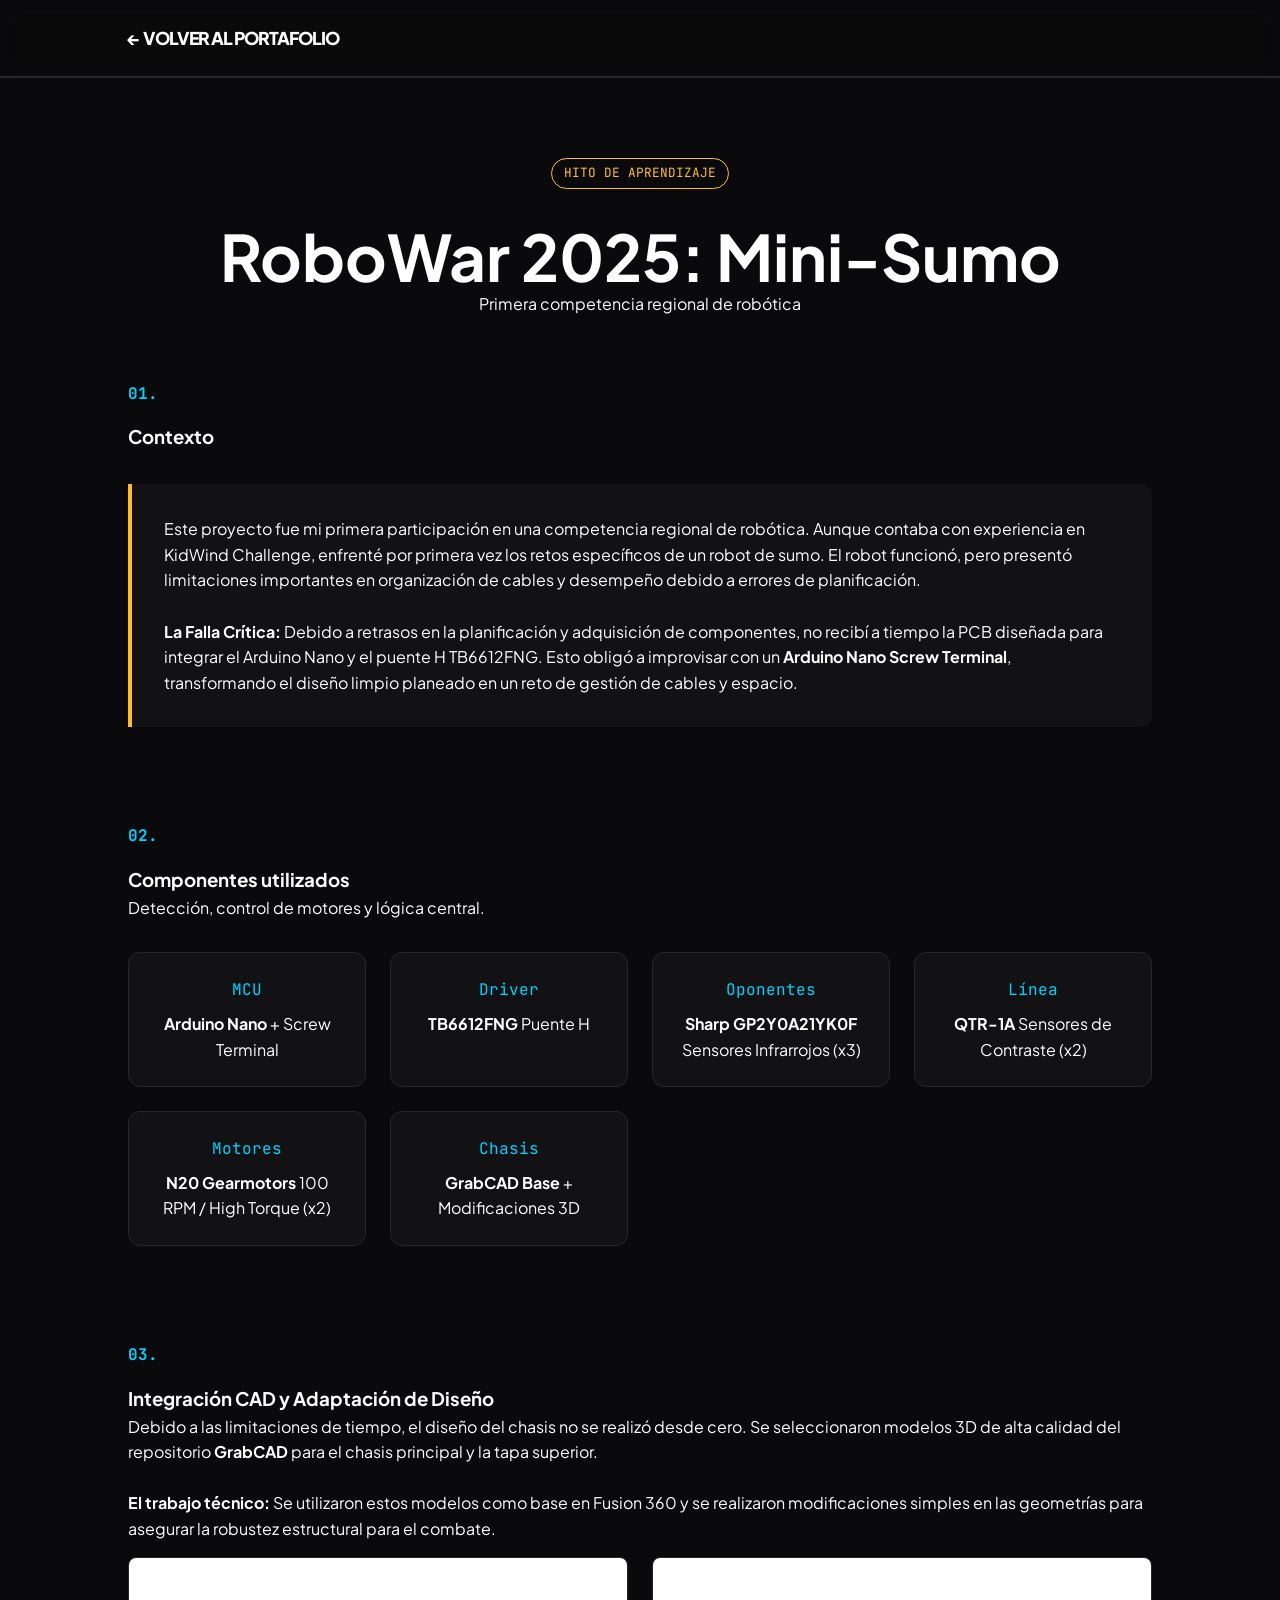
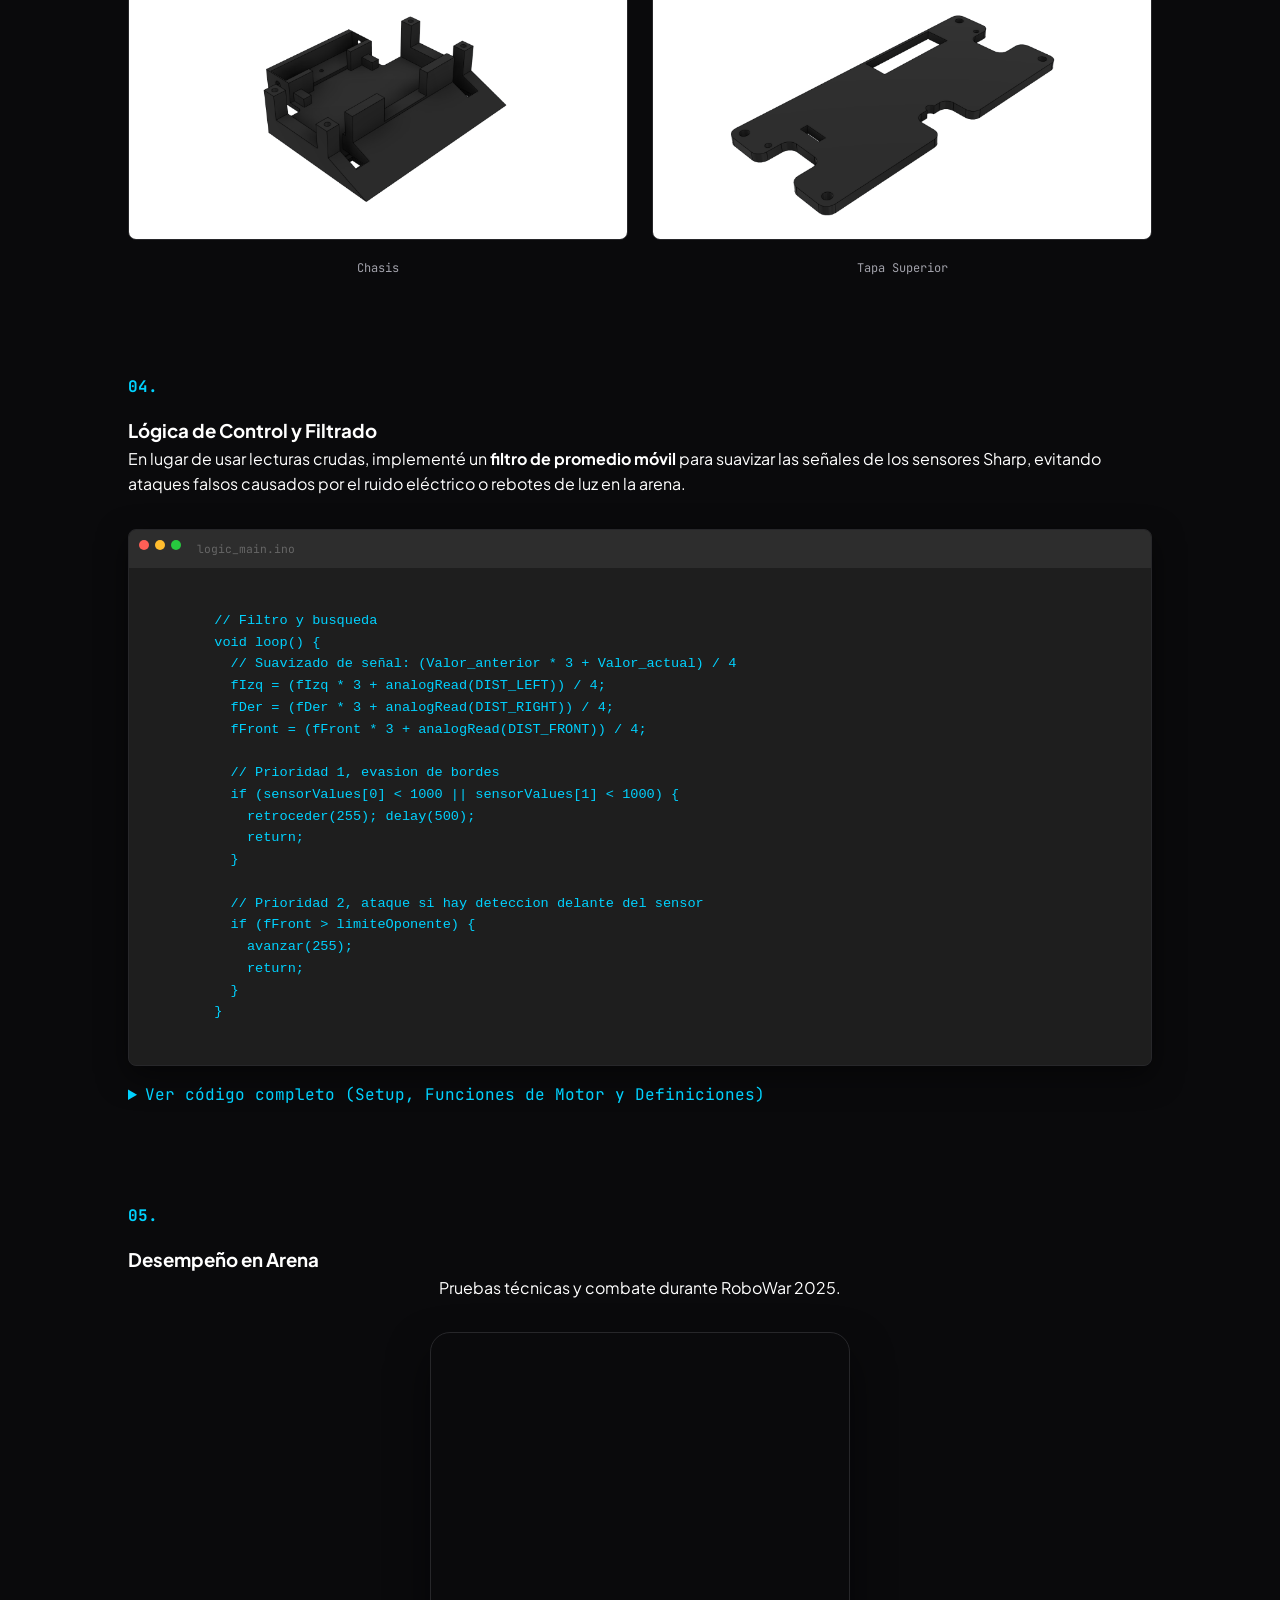
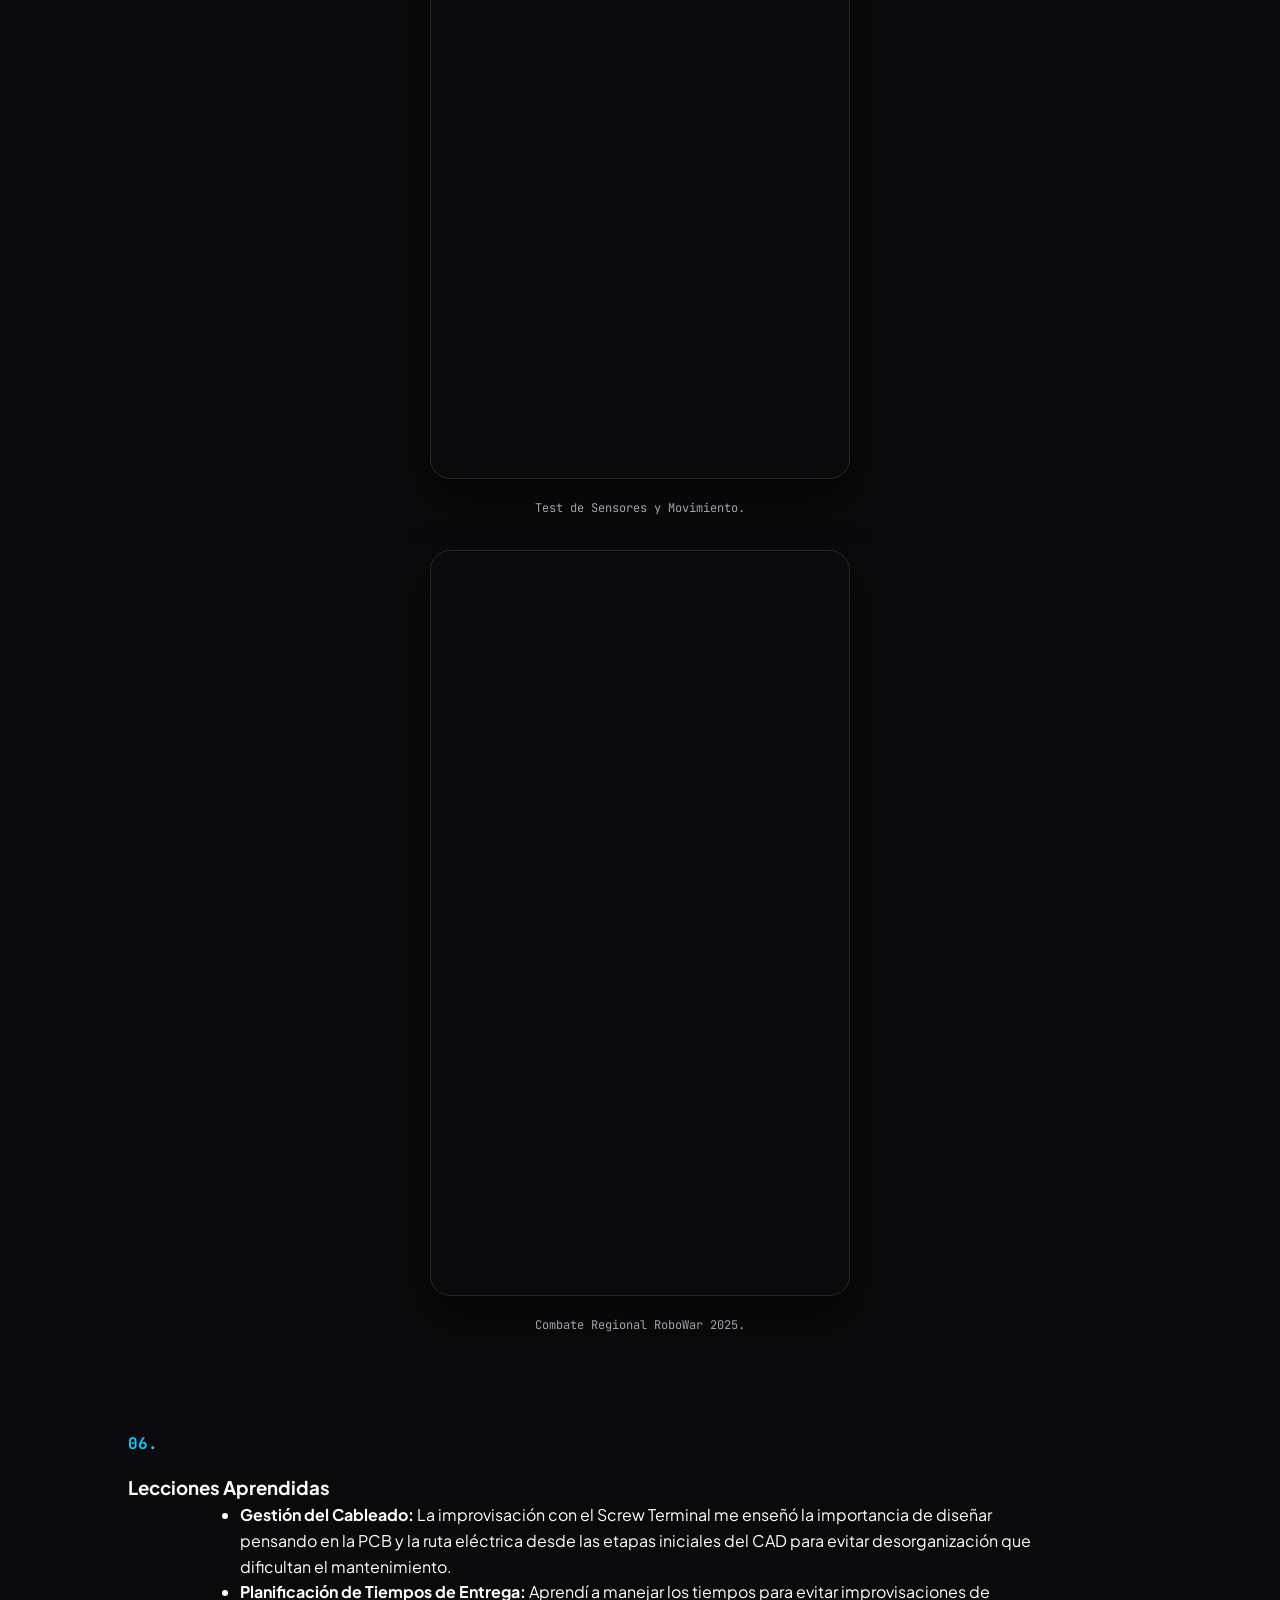
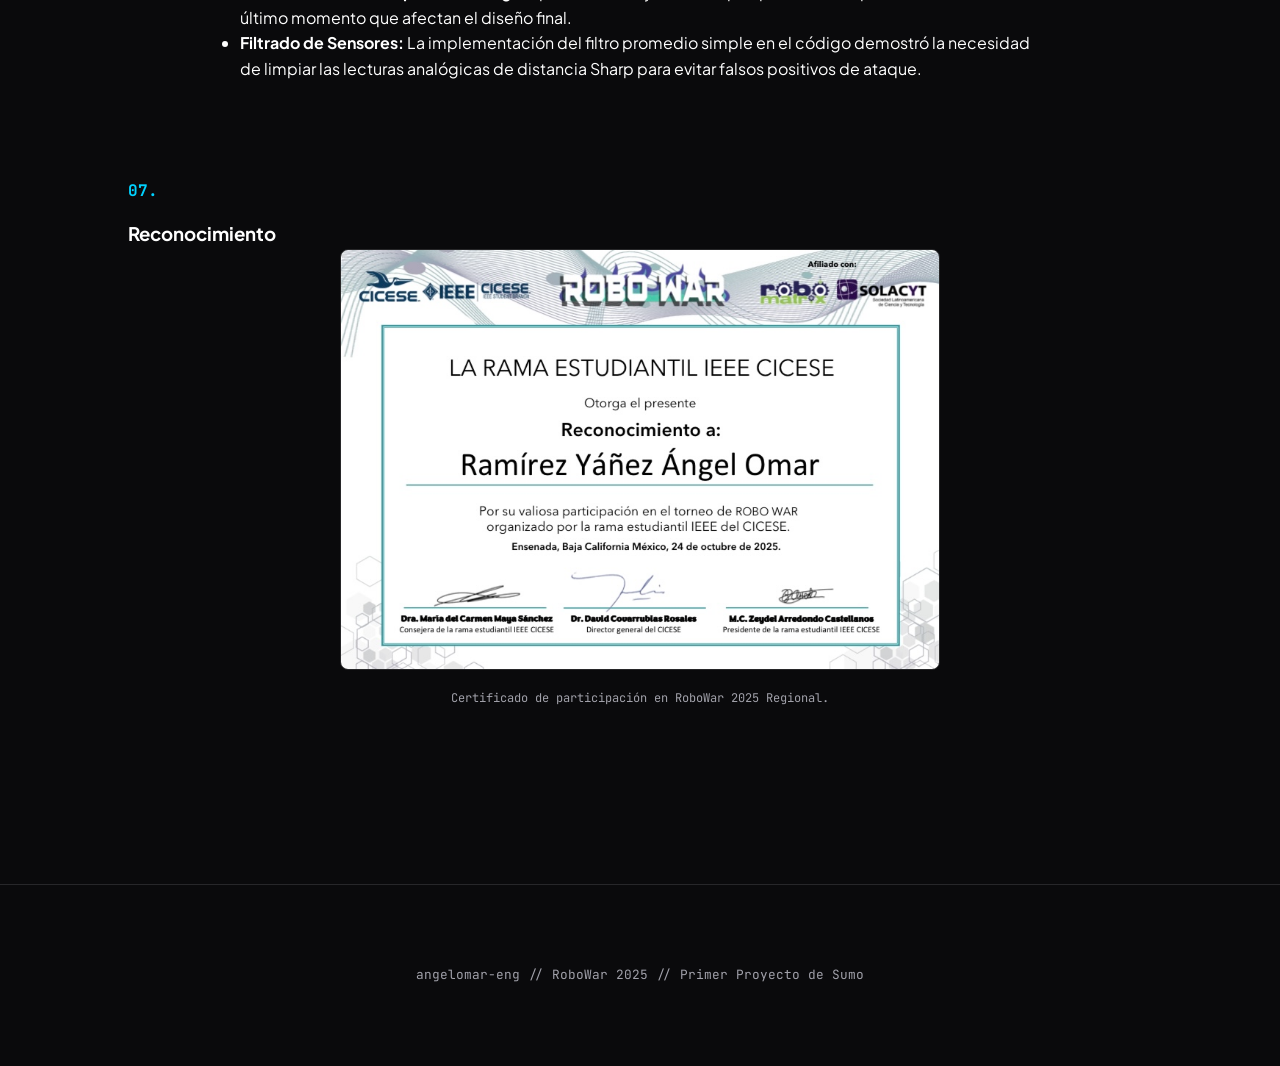
<file: proyectos/robowar.html>
<!DOCTYPE html>
<html lang="es">
<head>
    <meta charset="UTF-8">
    <meta name="viewport" content="width=device-width, initial-scale=1.0">
    <title>RoboWar 2025 | Proyecto de Aprendizaje</title>
    <link rel="stylesheet" href="../style.css">
    <link href="https://fonts.googleapis.com/css2?family=Plus+Jakarta+Sans:wght@300;400;600;800&family=JetBrains+Mono&display=swap" rel="stylesheet">
    
    <style>
        /* Estilos específicos para Shorts e impacto visual */
        .video-short-imponente {
            width: 100%;
            max-width: 420px;
            margin: 2rem auto;
            display: block;
        }
        .video-short-imponente iframe {
            width: 100%;
            aspect-ratio: 9 / 16;
            border-radius: 20px;
            border: 1px solid var(--border);
            box-shadow: 0 20px 40px rgba(0,0,0,0.5);
        }
        .learning-card {
            background: rgba(255, 255, 255, 0.03);
            border-left: 4px solid #ffbd2e; /* Color ámbar para aprendizaje */
            padding: 2rem;
            border-radius: 0 12px 12px 0;
            margin: 2rem 0;
        }
        .bom-grid {
            display: grid;
            grid-template-columns: repeat(auto-fit, minmax(220px, 1fr));
            gap: 1.5rem;
            margin-top: 2rem;
        }
        .bom-item {
            background: var(--surface);
            padding: 1.5rem;
            border-radius: 12px;
            border: 1px solid var(--border);
            text-align: center;
        }
        .bom-item i { display: block; color: var(--accent); margin-bottom: 0.5rem; font-family: var(--font-mono); font-style: normal; }

        /* Ajuste para los CADs side-by-side */
        .cad-designs-grid {
            display: grid;
            grid-template-columns: 1fr 1fr;
            gap: 1.5rem;
            margin-top: 1rem;
        }
    </style>
</head>
<body class="subpage">

    <nav>
        <div class="nav-container">
            <a href="../index.html" class="brand">← VOLVER AL PORTAFOLIO</a>
        </div>
    </nav>

    <main class="section-container">
        <header class="project-header">
            <span class="badge" style="border-color: #ffbd2e; color: #ffbd2e;">Hito de Aprendizaje</span>
            <h1>RoboWar 2025: Mini-Sumo</h1>
            <p>Primera competencia regional de robótica</p>
        </header>

        <section class="doc-section">
            <h2 class="section-number">01.</h2>
            <h3>Contexto</h3>
            <div class="learning-card">
                <p>Este proyecto fue mi primera participación en una competencia regional de robótica. Aunque contaba con experiencia en KidWind Challenge, enfrenté por primera vez los retos específicos de un robot de sumo. El robot funcionó, pero presentó limitaciones importantes en organización de cables y desempeño debido a errores de planificación.</p>
                <br>
                <p><strong>La Falla Crítica:</strong> Debido a retrasos en la planificación y adquisición de componentes, no recibí a tiempo la PCB diseñada para integrar el Arduino Nano y el puente H TB6612FNG. Esto obligó a improvisar con un <strong>Arduino Nano Screw Terminal</strong>, transformando el diseño limpio planeado en un reto de gestión de cables y espacio.</p>
            </div>
        </section>

        <section class="doc-section">
            <h2 class="section-number">02.</h2>
            <h3>Componentes utilizados</h3>
            <p>Detección, control de motores y lógica central.</p>
            
            <div class="bom-grid">
                <div class="bom-item"><i>MCU</i><strong>Arduino Nano</strong><span> + Screw Terminal</span></div>
                <div class="bom-item"><i>Driver</i><strong>TB6612FNG</strong><span> Puente H</span></div>
                <div class="bom-item"><i>Oponentes</i><strong>Sharp GP2Y0A21YK0F</strong><span> Sensores Infrarrojos (x3)</span></div>
                <div class="bom-item"><i>Línea</i><strong>QTR-1A</strong><span> Sensores de Contraste (x2)</span></div>
                <div class="bom-item"><i>Motores</i><strong>N20 Gearmotors</strong><span> 100 RPM / High Torque (x2)</span></div>
                <div class="bom-item"><i>Chasis</i><strong>GrabCAD Base</strong><span> + Modificaciones 3D</span></div>
            </div>
        </section>

        <section class="doc-section">
            <h2 class="section-number">03.</h2>
            <h3>Integración CAD y Adaptación de Diseño</h3>
            <p>Debido a las limitaciones de tiempo, el diseño del chasis no se realizó desde cero. Se seleccionaron modelos 3D de alta calidad del repositorio <strong>GrabCAD</strong> para el chasis principal y la tapa superior.</p>
            <br>
            <p><strong>El trabajo técnico:</strong> Se utilizaron estos modelos como base en Fusion 360 y se realizaron modificaciones simples en las geometrías para asegurar la robustez estructural para el combate.</p>
            
            <div class="cad-designs-grid">
                <div class="card">
                    <img src="../img/robowar/ChasisRoboWar2025.png" alt="Diseño Chasis GrabCAD Modificado">
                    <p class="caption">Chasis</p>
                </div>
                <div class="card">
                    <img src="../img/robowar/TapaderaRoboWar2025.png" alt="Diseño Tapa GrabCAD Modificada">
                    <p class="caption">Tapa Superior</p>
                </div>
            </div>
        </section>

        <section class="doc-section">
            <h2 class="section-number">04.</h2>
            <h3>Lógica de Control y Filtrado</h3>
            <p>En lugar de usar lecturas crudas, implementé un <strong>filtro de promedio móvil</strong> para suavizar las señales de los sensores Sharp, evitando ataques falsos causados por el ruido eléctrico o rebotes de luz en la arena.</p>
        
            <div class="code-window" style="margin-top: 2rem;">
                <div class="code-header"><span></span><span></span><span></span> <small style="color: #666; margin-left: 10px; font-family: var(--font-mono);">logic_main.ino</small></div>
                <pre><code>
        // Filtro y busqueda
        void loop() {
          // Suavizado de señal: (Valor_anterior * 3 + Valor_actual) / 4
          fIzq = (fIzq * 3 + analogRead(DIST_LEFT)) / 4;
          fDer = (fDer * 3 + analogRead(DIST_RIGHT)) / 4;
          fFront = (fFront * 3 + analogRead(DIST_FRONT)) / 4;
        
          // Prioridad 1, evasion de bordes
          if (sensorValues[0] < 1000 || sensorValues[1] < 1000) {
            retroceder(255); delay(500);
            return;
          }
        
          // Prioridad 2, ataque si hay deteccion delante del sensor
          if (fFront > limiteOponente) {
            avanzar(255);
            return;
          }
        }
                </code></pre>
            </div>
        
            <!-- Botón desplegable para el código completo -->
            <details style="margin-top: 1rem; cursor: pointer; color: var(--accent); font-family: var(--font-mono);">
                <summary>Ver código completo (Setup, Funciones de Motor y Definiciones)</summary>
                <div class="code-window" style="margin-top: 1rem; opacity: 0.8;">
                    <pre><code style="font-size: 0.8rem;">
        #define DIST_LEFT A1
        #define DIST_RIGHT A0
        #define DIST_FRONT A2
        
        #include <QTRSensors.h>
        
        QTRSensors qtr;
        
        const uint8_t SensorCount = 2;
        uint16_t sensorValues[SensorCount];
        
        // pines del driver
        #define AIN1 3
        #define AIN2 4
        #define PWMA 5
        #define BIN1 8
        #define BIN2 7
        #define PWMB 6
        
        // variables
        int distIzq, distDer, distFront;
        int limiteOponente = 350;
        int limiteAtaque = 700;
        
        int ultimoLado = 1;
        unsigned long tiempoUltimoDetectado = 0;
        
        int persistencia = 400;
        
        void setup() {
          pinMode(AIN1, OUTPUT);
          pinMode(AIN2, OUTPUT);
          pinMode(BIN1, OUTPUT);
          pinMode(BIN2, OUTPUT);
          pinMode(PWMA, OUTPUT);
          pinMode(PWMB, OUTPUT);
        
          qtr.setTypeRC();
          qtr.setSensorPins((const uint8_t[]){2, 9}, SensorCount);
        
          Serial.begin(9600);
        }
        
        // mover al frente
        void avanzar(int v) {
          digitalWrite(AIN1, HIGH);
          digitalWrite(AIN2, LOW);
          digitalWrite(BIN1, HIGH);
          digitalWrite(BIN2, LOW);
          analogWrite(PWMA, v);
          analogWrite(PWMB, v);
        }
        
        // ir hacia atras
        void retroceder(int v) {
          digitalWrite(AIN1, LOW);
          digitalWrite(AIN2, HIGH);
          digitalWrite(BIN1, LOW);
          digitalWrite(BIN2, HIGH);
          analogWrite(PWMA, v);
          analogWrite(PWMB, v);
        }
        
        // girar izquierda
        void girarIzquierda(int v) {
          digitalWrite(AIN1, LOW);
          digitalWrite(AIN2, HIGH);
          digitalWrite(BIN1, HIGH);
          digitalWrite(BIN2, LOW);
          analogWrite(PWMA, v);
          analogWrite(PWMB, v);
        }
        
        // girar derecha
        void girarDerecha(int v) {
          digitalWrite(AIN1, HIGH);
          digitalWrite(AIN2, LOW);
          digitalWrite(BIN1, LOW);
          digitalWrite(BIN2, HIGH);
          analogWrite(PWMA, v);
          analogWrite(PWMB, v);
        }
        
        void loop() {
        
          // leer linea
          qtr.read(sensorValues);
          uint16_t izq = sensorValues[0];
          uint16_t der = sensorValues[1];
        
          bool bordeIzq = izq < 1000;
          bool bordeDer = der < 1000;
        
          // leer distancia
          distIzq = analogRead(DIST_LEFT);
          distDer = analogRead(DIST_RIGHT);
          distFront = analogRead(DIST_FRONT);
        
          unsigned long ahora = millis();
        
          // suavizar sensores
          static int fIzq = 0, fDer = 0, fFront = 0;
          fIzq = (fIzq * 3 + distIzq) / 4;
          fDer = (fDer * 3 + distDer) / 4;
          fFront = (fFront * 3 + distFront) / 4;
        
          // si ve borde se salva primero
          if (bordeIzq && !bordeDer) {
            retroceder(255);
            delay(500);
            girarDerecha(255);
            delay(150);
            return;
          }
        
          if (bordeDer && !bordeIzq) {
            retroceder(255);
            delay(500);
            girarIzquierda(255);
            delay(150);
            return;
          }
        
          if (bordeIzq && bordeDer) {
            retroceder(255);
            delay(500);
            return;
          }
        
          // si detecta enfrente ataca
          if (fFront > limiteOponente) {
            avanzar(255);
            tiempoUltimoDetectado = ahora;
            return;
          }
        
          // si lo ve a un lado gira
          if (fIzq > limiteOponente && fDer < limiteOponente - 30) {
            girarIzquierda(255);
            ultimoLado = -1;
            tiempoUltimoDetectado = ahora;
            return;
          }
        
          if (fDer > limiteOponente && fIzq < limiteOponente - 30) {
            girarDerecha(255);
            ultimoLado = 1;
            tiempoUltimoDetectado = ahora;
            return;
          }
        
          // si hay ruido sigue con lo ultimo
          if (fIzq > limiteOponente && fDer > limiteOponente) {
            if (ultimoLado == 1) girarDerecha(255);
            else girarIzquierda(255);
            tiempoUltimoDetectado = ahora;
            return;
          }
        
          // si no ve nada sigue buscando
          if (ahora - tiempoUltimoDetectado < persistencia) {
            if (ultimoLado == 1) girarDerecha(255);
            else girarIzquierda(255);
          } else {
            if ((ahora / 2000) % 2 == 0) girarDerecha(255);
            else girarIzquierda(255);
          }
        
          delay(10);
        }
                    </code></pre>
                </div>
            </details>
        </section>

        <section class="doc-section">
            <h2 class="section-number">05.</h2>
            <h3>Desempeño en Arena</h3>
            <p style="text-align: center; margin-bottom: 2rem;">Pruebas técnicas y combate durante RoboWar 2025.</p>
            
            <div class="grid-2">
                <div class="video-short-imponente">
                    <iframe src="https://www.youtube.com/embed/x8K21MXPBxE" frameborder="0" allowfullscreen></iframe>
                    <p class="caption">Test de Sensores y Movimiento.</p>
                </div>
                <div class="video-short-imponente">
                    <iframe src="https://www.youtube.com/embed/67atagzCTLs" frameborder="0" allowfullscreen></iframe>
                    <p class="caption">Combate Regional RoboWar 2025.</p>
                </div>
            </div>
        </section>

        <section class="doc-section">
            <h2 class="section-number">06.</h2>
            <h3>Lecciones Aprendidas</h3>
            <ul class="tech-list" style="max-width: 800px; margin: 0 auto;">
                <li><strong>Gestión del Cableado:</strong> La improvisación con el Screw Terminal me enseñó la importancia de diseñar pensando en la PCB y la ruta eléctrica desde las etapas iniciales del CAD para evitar desorganización que dificultan el mantenimiento.</li>
                <li><strong>Planificación de Tiempos de Entrega:</strong> Aprendí a manejar los tiempos para evitar improvisaciones de último momento que afectan el diseño final.</li>
                <li><strong>Filtrado de Sensores:</strong> La implementación del filtro promedio simple en el código demostró la necesidad de limpiar las lecturas analógicas de distancia Sharp para evitar falsos positivos de ataque.</li>
                
            </ul>
        </section>

        <section class="doc-section">
            <h2 class="section-number">07.</h2>
            <h3>Reconocimiento</h3>
            <div style="text-align: center;">
                <img src="../img/robowar/CertificadoRoboWar2025.jpg" alt="Certificado RoboWar" class="cert-img" style="max-width: 600px;">
                <p class="caption">Certificado de participación en RoboWar 2025 Regional.</p>
            </div>
        </section>
    </main>

    <footer>
        <p>angelomar-eng // RoboWar 2025 // Primer Proyecto de Sumo</p>
    </footer>

</body>
</html>
</file>
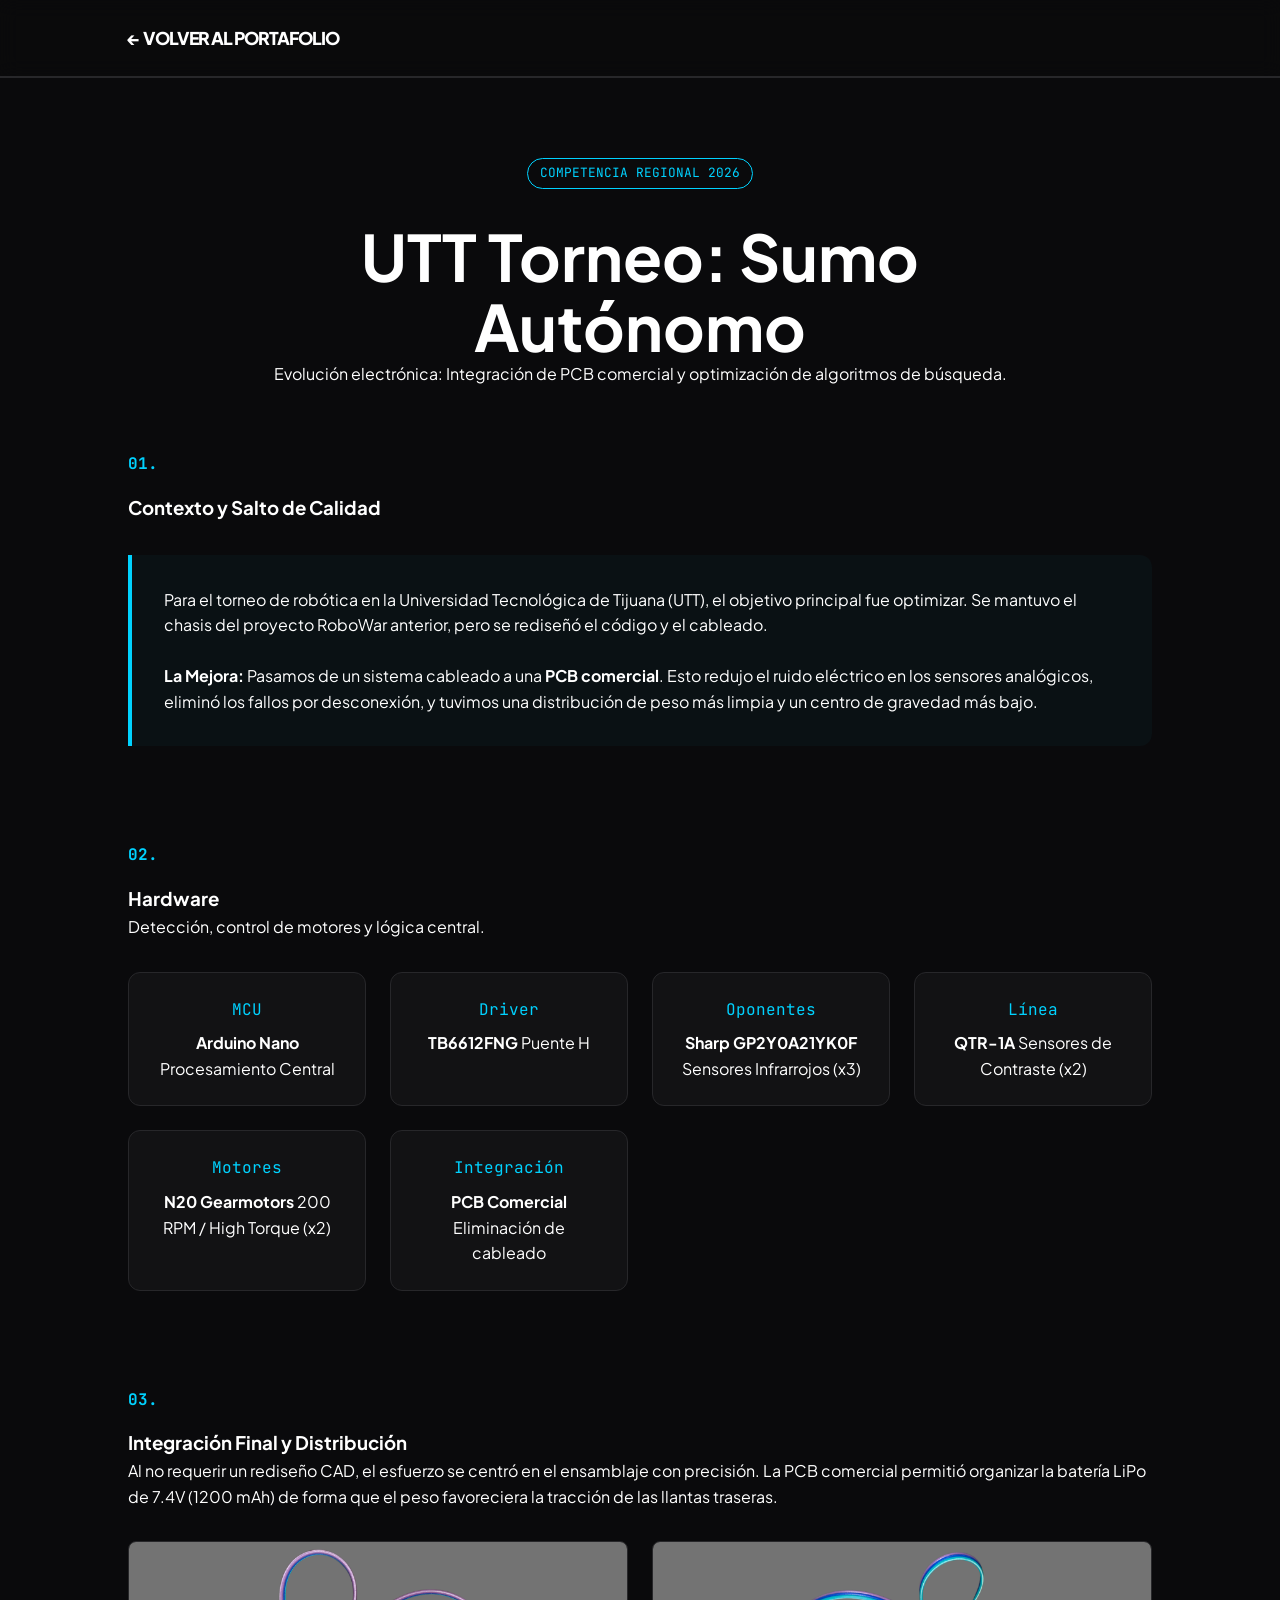
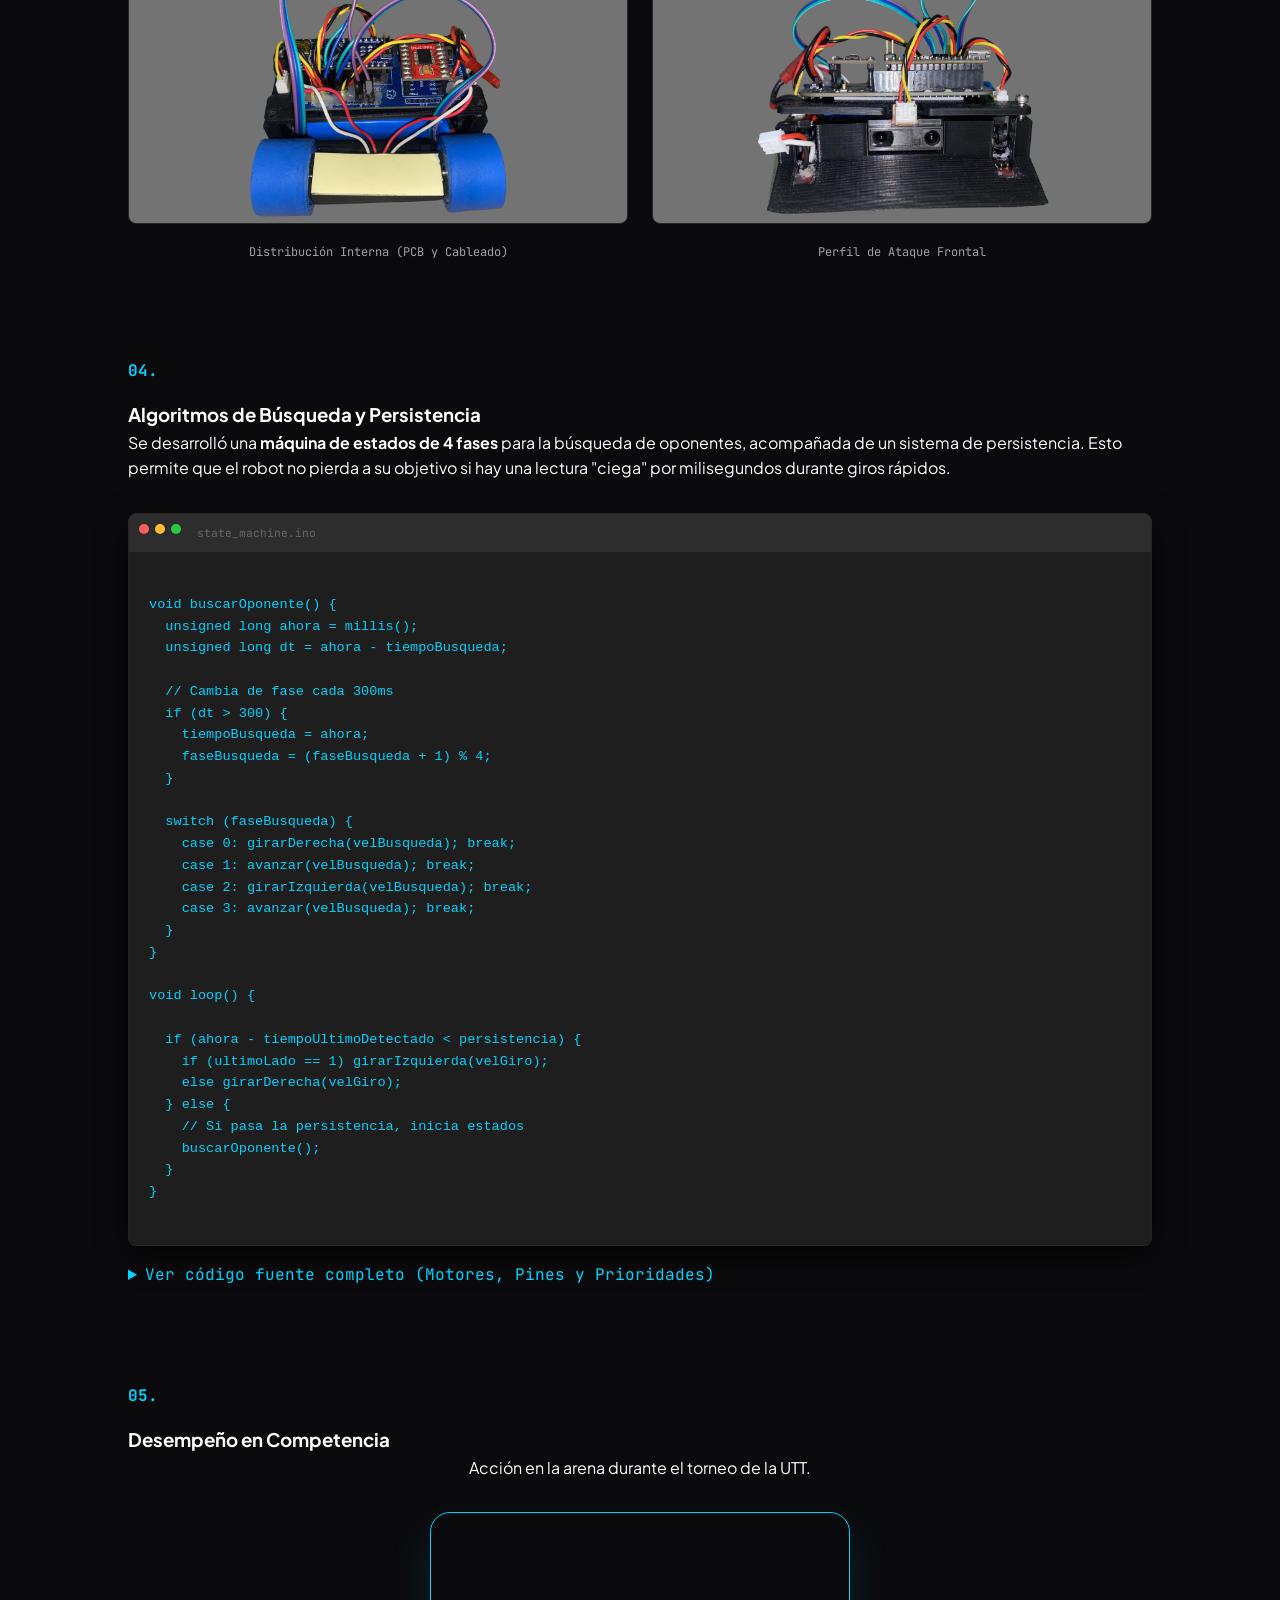
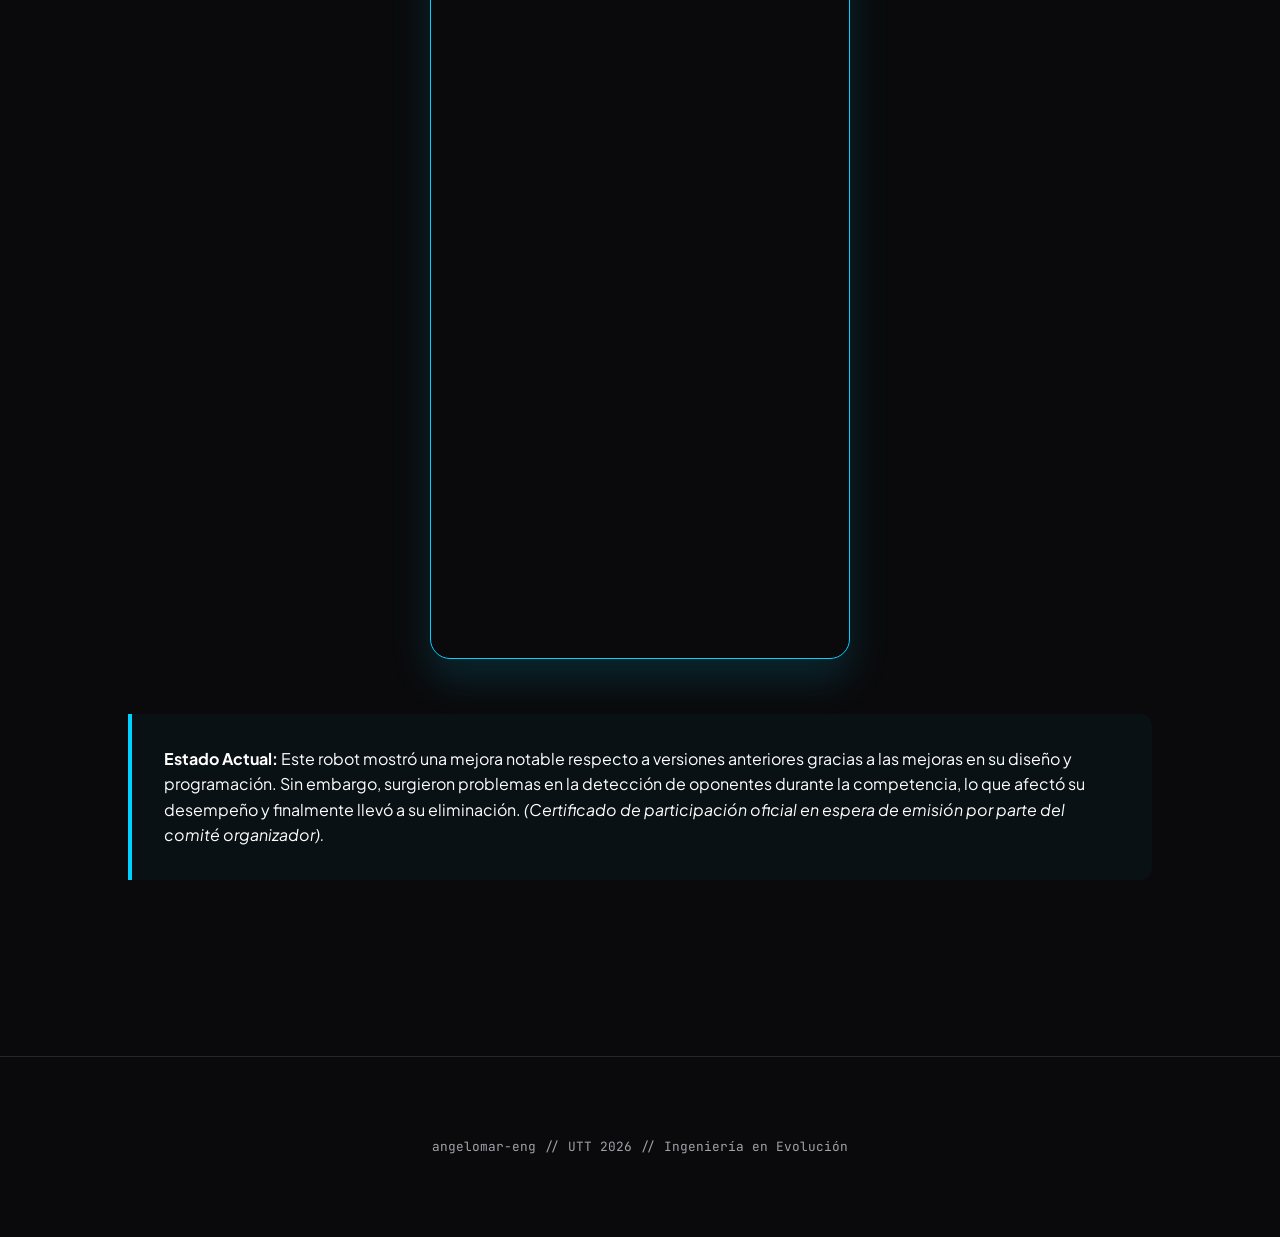
<file: proyectos/utt.html>
<!DOCTYPE html>
<html lang="es">
<head>
    <meta charset="UTF-8">
    <meta name="viewport" content="width=device-width, initial-scale=1.0">
    <title>UTT Torneo 2026 | Evolución Autónoma</title>
    <link rel="stylesheet" href="../style.css">
    <link href="https://fonts.googleapis.com/css2?family=Plus+Jakarta+Sans:wght@300;400;600;800&family=JetBrains+Mono&display=swap" rel="stylesheet">
    
    <style>
        /* Estilos específicos para Shorts e impacto visual */
        .video-short-imponente {
            width: 100%;
            max-width: 420px;
            margin: 2rem auto;
            display: block;
        }
        .video-short-imponente iframe {
            width: 100%;
            aspect-ratio: 9 / 16;
            border-radius: 20px;
            border: 1px solid var(--accent); /* Marco en azul profesional */
            box-shadow: 0 20px 40px rgba(0, 210, 255, 0.15); /* Sombra azul sutil */
        }
        .pro-card {
            background: rgba(0, 210, 255, 0.03);
            border-left: 4px solid var(--accent); /* Línea azul en lugar de ámbar */
            padding: 2rem;
            border-radius: 0 12px 12px 0;
            margin: 2rem 0;
        }
        .bom-grid {
            display: grid;
            grid-template-columns: repeat(auto-fit, minmax(220px, 1fr));
            gap: 1.5rem;
            margin-top: 2rem;
        }
        .bom-item {
            background: var(--surface);
            padding: 1.5rem;
            border-radius: 12px;
            border: 1px solid var(--border);
            text-align: center;
            transition: 0.3s;
        }
        .bom-item:hover {
            border-color: var(--accent);
            transform: translateY(-3px);
        }
        .bom-item i { display: block; color: var(--accent); margin-bottom: 0.5rem; font-family: var(--font-mono); font-style: normal; }

        /* Ajuste para imágenes lado a lado */
        .photo-grid {
            display: grid;
            grid-template-columns: 1fr 1fr;
            gap: 1.5rem;
            margin-top: 2rem;
        }
    </style>
</head>
<body class="subpage">

    <nav>
        <div class="nav-container">
            <a href="../index.html" class="brand">← VOLVER AL PORTAFOLIO</a>
        </div>
    </nav>

    <main class="section-container">
        <header class="project-header">
            <span class="badge" style="border-color: var(--accent); color: var(--accent);">Competencia Regional 2026</span>
            <h1>UTT Torneo: Sumo Autónomo</h1>
            <p>Evolución electrónica: Integración de PCB comercial y optimización de algoritmos de búsqueda.</p>
        </header>

        <section class="doc-section">
            <h2 class="section-number">01.</h2>
            <h3>Contexto y Salto de Calidad</h3>
            <div class="pro-card">
                <p>Para el torneo de robótica en la Universidad Tecnológica de Tijuana (UTT), el objetivo principal fue optimizar. Se mantuvo el chasis del proyecto RoboWar anterior, pero se rediseñó el código y el cableado.</p>
                <br>
                <p><strong>La Mejora:</strong> Pasamos de un sistema cableado a una <strong>PCB comercial</strong>. Esto redujo el ruido eléctrico en los sensores analógicos, eliminó los fallos por desconexión, y tuvimos una distribución de peso más limpia y un centro de gravedad más bajo.</p>
            </div>
        </section>

        <section class="doc-section">
            <h2 class="section-number">02.</h2>
            <h3>Hardware</h3>
            <p>Detección, control de motores y lógica central.</p>
            
            <div class="bom-grid">
                <div class="bom-item"><i>MCU</i><strong>Arduino Nano</strong><span> Procesamiento Central</span></div>
                <div class="bom-item"><i>Driver</i><strong>TB6612FNG</strong><span> Puente H</span></div>
                <div class="bom-item"><i>Oponentes</i><strong>Sharp GP2Y0A21YK0F</strong><span> Sensores Infrarrojos (x3)</span></div>
                <div class="bom-item"><i>Línea</i><strong>QTR-1A</strong><span> Sensores de Contraste (x2)</span></div>
                <div class="bom-item"><i>Motores</i><strong>N20 Gearmotors</strong><span> 200 RPM / High Torque (x2)</span></div>
                <div class="bom-item"><i>Integración</i><strong>PCB Comercial</strong><span> Eliminación de cableado</span></div>
            </div>
        </section>

        <section class="doc-section">
            <h2 class="section-number">03.</h2>
            <h3>Integración Final y Distribución</h3>
            <p>Al no requerir un rediseño CAD, el esfuerzo se centró en el ensamblaje con precisión. La PCB comercial permitió organizar la batería LiPo de 7.4V (1200 mAh) de forma que el peso favoreciera la tracción de las llantas traseras.</p>
            
            <div class="photo-grid">
                <div class="card">
                    <img src="../img/utt/Trasera.png" alt="Vista Superior del Sumo">
                    <p class="caption">Distribución Interna (PCB y Cableado)</p>
                </div>
                <div class="card">
                    <img src="../img/utt/Frontal.png" alt="Vista Frontal del Sumo">
                    <p class="caption">Perfil de Ataque Frontal</p>
                </div>
            </div>
        </section>

        <section class="doc-section">
            <h2 class="section-number">04.</h2>
            <h3>Algoritmos de Búsqueda y Persistencia</h3>
            <p>Se desarrolló una <strong>máquina de estados de 4 fases</strong> para la búsqueda de oponentes, acompañada de un sistema de persistencia. Esto permite que el robot no pierda a su objetivo si hay una lectura "ciega" por milisegundos durante giros rápidos.</p>
        
            <div class="code-window" style="margin-top: 2rem;">
                <div class="code-header"><span></span><span></span><span></span> <small style="color: #666; margin-left: 10px; font-family: var(--font-mono);">state_machine.ino</small></div>
                <pre><code>
void buscarOponente() {
  unsigned long ahora = millis();
  unsigned long dt = ahora - tiempoBusqueda;

  // Cambia de fase cada 300ms
  if (dt > 300) {
    tiempoBusqueda = ahora;
    faseBusqueda = (faseBusqueda + 1) % 4;
  }

  switch (faseBusqueda) {
    case 0: girarDerecha(velBusqueda); break;
    case 1: avanzar(velBusqueda); break;
    case 2: girarIzquierda(velBusqueda); break;
    case 3: avanzar(velBusqueda); break;
  }
}

void loop() {
  
  if (ahora - tiempoUltimoDetectado < persistencia) {
    if (ultimoLado == 1) girarIzquierda(velGiro);
    else girarDerecha(velGiro);
  } else {
    // Si pasa la persistencia, inicia estados
    buscarOponente(); 
  }
}
                </code></pre>
            </div>
        
            <details style="margin-top: 1rem; cursor: pointer; color: var(--accent); font-family: var(--font-mono);">
                <summary>Ver código fuente completo (Motores, Pines y Prioridades)</summary>
                <div class="code-window" style="margin-top: 1rem; opacity: 0.8;">
                    <pre><code style="font-size: 0.8rem;">
#include <QTRSensors.h>

// Motores
#define AIN1  8
#define AIN2  7
#define PWMA  9
#define BIN1  3
#define BIN2  4
#define PWMB  5

// Sensores IR
#define DIST_LEFT   A7
#define DIST_RIGHT  A2
#define DIST_FRONT  A5

// Sensores de linea
QTRSensors qtr;
const uint8_t SensorCount = 2;
uint16_t sensorValues[SensorCount];
#define LINE_THRESHOLD 1000

// Parametros
int velAtaque       = 255;
int velGiro         = 180;
int velBusqueda     = 160;
int limiteOponente  = 400;
int persistencia    = 500;

// Variables
int distIzq, distDer, distFront;
int ultimoLado = 1;
unsigned long tiempoUltimoDetectado = 0;
unsigned long tiempoBusqueda = 0;
int faseBusqueda = 0;

void setup() {
  pinMode(AIN1, OUTPUT); pinMode(AIN2, OUTPUT);
  pinMode(BIN1, OUTPUT); pinMode(BIN2, OUTPUT);
  pinMode(PWMA, OUTPUT); pinMode(PWMB, OUTPUT);
  pinMode(6, OUTPUT); digitalWrite(6, HIGH);

  qtr.setTypeRC();
  qtr.setSensorPins((const uint8_t[]){10, 12}, SensorCount);
  Serial.begin(9600);
  detener();
  delay(5000);
}

void avanzar(int velocidad) {
  digitalWrite(AIN1, LOW); digitalWrite(AIN2, HIGH);
  digitalWrite(BIN1, LOW); digitalWrite(BIN2, HIGH);
  analogWrite(PWMA, velocidad); analogWrite(PWMB, velocidad);
}

void retroceder(int velocidad) {
  digitalWrite(AIN1, HIGH); digitalWrite(AIN2, LOW);
  digitalWrite(BIN1, HIGH); digitalWrite(BIN2, LOW);
  analogWrite(PWMA, velocidad); analogWrite(PWMB, velocidad);
}

void girarIzquierda(int velocidad) {
  digitalWrite(AIN1, HIGH); digitalWrite(AIN2, LOW);
  digitalWrite(BIN1, LOW); digitalWrite(BIN2, HIGH);
  analogWrite(PWMA, velocidad); analogWrite(PWMB, velocidad);
}

void girarDerecha(int velocidad) {
  digitalWrite(AIN1, LOW); digitalWrite(AIN2, HIGH);
  digitalWrite(BIN1, HIGH); digitalWrite(BIN2, LOW);
  analogWrite(PWMA, velocidad); analogWrite(PWMB, velocidad);
}

void detener() {
  analogWrite(PWMA, 0); analogWrite(PWMB, 0);
}

void buscarOponente() {
  unsigned long ahora = millis();
  unsigned long dt = ahora - tiempoBusqueda;
  if (dt > 300) {
    tiempoBusqueda = ahora;
    faseBusqueda = (faseBusqueda + 1) % 4;
  }
  switch (faseBusqueda) {
    case 0: girarDerecha(velBusqueda); break;
    case 1: avanzar(velBusqueda); break;
    case 2: girarIzquierda(velBusqueda); break;
    case 3: avanzar(velBusqueda); break;
  }
}

void loop() {
  qtr.read(sensorValues);
  uint16_t izq = sensorValues[0];
  uint16_t der = sensorValues[1];

  bool bordeIzq = izq > LINE_THRESHOLD;
  bool bordeDer = der > LINE_THRESHOLD;

  distIzq   = analogRead(DIST_LEFT);
  distDer   = analogRead(DIST_RIGHT);
  distFront = analogRead(DIST_FRONT);

  unsigned long ahora = millis();

  static int fIzq = 0, fDer = 0, fFront = 0;
  fIzq   = (fIzq * 3 + distIzq) / 4;
  fDer   = (fDer * 3 + distDer) / 4;
  fFront = (fFront * 3 + distFront) / 4;

  if (bordeIzq && !bordeDer) {
    retroceder(velAtaque); delay(200);
    girarDerecha(velAtaque); delay(200); return;
  }

  if (bordeDer && !bordeIzq) {
    retroceder(velAtaque); delay(200);
    girarIzquierda(velAtaque); delay(200); return;
  }

  if (bordeIzq && bordeDer) {
    retroceder(velAtaque); delay(350);
    girarDerecha(velAtaque); delay(200); return;
  }

  if (fFront > limiteOponente) {
    avanzar(velAtaque);
    tiempoUltimoDetectado = ahora; return;
  }

  if (fIzq > limiteOponente && fDer < limiteOponente - 30) {
    girarIzquierda(velGiro);
    ultimoLado = 1; tiempoUltimoDetectado = ahora; return;
  }

  if (fDer > limiteOponente && fIzq < limiteOponente - 30) {
    girarDerecha(velGiro);
    ultimoLado = -1; tiempoUltimoDetectado = ahora; return;
  }

  if (fIzq > limiteOponente && fDer > limiteOponente) {
    if (ultimoLado == 1) girarIzquierda(velGiro);
    else girarDerecha(velGiro);
    tiempoUltimoDetectado = ahora; return;
  }

  if (ahora - tiempoUltimoDetectado < persistencia) {
    if (ultimoLado == 1) girarIzquierda(velGiro);
    else girarDerecha(velGiro);
  } else {
    buscarOponente();
  }
  delay(10);
}
                    </code></pre>
                </div>
            </details>
        </section>

        <section class="doc-section">
            <h2 class="section-number">05.</h2>
            <h3>Desempeño en Competencia</h3>
            <p style="text-align: center; margin-bottom: 2rem;">Acción en la arena durante el torneo de la UTT.</p>
            
            <div class="video-short-imponente">
                <iframe src="https://www.youtube.com/embed/IGqX3WWha5k" frameborder="0" allowfullscreen></iframe>
            </div>
            
            <div class="pro-card" style="margin-top: 3rem;">
                <p><strong>Estado Actual:</strong> Este robot mostró una mejora notable respecto a versiones anteriores gracias a las mejoras en su diseño y programación. Sin embargo, surgieron problemas en la detección de oponentes durante la competencia, lo que afectó su desempeño y finalmente llevó a su eliminación.
 <em>(Certificado de participación oficial en espera de emisión por parte del comité organizador).</em></p>
            </div>
        </section>

    </main>

    <footer>
        <p>angelomar-eng // UTT 2026 // Ingeniería en Evolución</p>
    </footer>

</body>
</html>
</file>
<file: style.css>
/* =========================================
   VARIABLES Y CONFIGURACIÓN GLOBAL
   ========================================= */
:root {
    --bg: #0a0a0c;
    --surface: #121214;
    --surface-hover: #1a1a1d; /* Fondo ligeramente más claro para hover */
    --accent: #00d2ff;
    --accent-hover: #00a8cc;
    --text-primary: #ffffff;
    --text-secondary: #a1a1aa;
    --border: #27272a;
    --font-main: 'Plus Jakarta Sans', sans-serif;
    --font-mono: 'JetBrains Mono', monospace;
}

* { margin: 0; padding: 0; box-sizing: border-box; }

body {
    background-color: var(--bg);
    color: var(--text-primary);
    font-family: var(--font-main);
    line-height: 1.6;
    scroll-behavior: smooth;
}

/* =========================================
   NAVEGACIÓN (Sobrilla y responsiva)
   ========================================= */
nav {
    padding: 1.5rem 10%;
    border-bottom: 1px solid var(--border);
    position: sticky;
    top: 0;
    background: rgba(10, 10, 12, 0.8);
    backdrop-filter: blur(10px);
    z-index: 100;
}

.nav-container { display: flex; justify-content: space-between; align-items: center; }
.brand { font-weight: 800; letter-spacing: -1px; font-size: 1.1rem; text-decoration: none; color: white; }
.dot { color: var(--accent); }
.nav-links { list-style: none; display: flex; gap: 2rem; }
.nav-links a { text-decoration: none; color: var(--text-secondary); font-size: 0.9rem; transition: 0.3s; }
.nav-links a:hover { color: var(--accent); }

/* =========================================
   ESTRUCTURA DE SECCIONES GENERALES
   ========================================= */
.section-container { padding: 5rem 10%; border-top: 1px solid var(--border); }
.section-number { font-family: var(--font-mono); color: var(--accent); font-size: 1rem; margin-bottom: 1rem; }
.section-title { font-size: 2rem; margin-bottom: 3rem; }
.doc-section { margin-bottom: 6rem; }

/* Hero Section */
#hero { padding: 10rem 10% 5rem 10%; text-align: left; }
.badge { color: var(--accent); font-family: var(--font-mono); font-size: 0.8rem; text-transform: uppercase; border: 1px solid var(--accent); padding: 4px 12px; border-radius: 20px; }
h1 { font-size: clamp(2.5rem, 5vw, 4rem); margin-top: 2rem; line-height: 1.1; max-width: 900px; }
.accent { color: var(--accent); }
#hero p { color: var(--text-secondary); max-width: 600px; font-size: 1.2rem; margin-top: 1.5rem; }

/* Habilidades (Grid) */
.skills-grid { display: grid; grid-template-columns: repeat(auto-fit, minmax(250px, 1fr)); gap: 2rem; }
.skill-category h5 { color: var(--accent); margin-bottom: 1rem; font-size: 1.1rem; }
.skill-category ul { list-style: none; color: var(--text-secondary); }
.skill-category li { margin-bottom: 0.5rem; position: relative; padding-left: 1.2rem; }
.skill-category li::before { content: "→"; position: absolute; left: 0; color: var(--border); }
.highlight-box { border: 1px solid var(--accent); padding: 1.5rem; border-radius: 8px; background: #00d2ff0a; }

/* =========================================
   LISTA DE PROYECTOS (Con Animación)
   ========================================= */
.project-item {
    display: flex;
    gap: 2rem;
    padding: 2.5rem; /* Más espacio interno */
    border-bottom: 1px solid var(--border);
    transition: all 0.4s ease-in-out; /* Transición suave */
    border-radius: 8px; /* Preparamos bordes para el hover */
    position: relative;
    overflow: hidden;
}

/* LA ANIMACIÓN PROFESIONAL */
.project-item:hover {
    background-color: var(--surface); /* Cambia fondo */
    transform: translateY(-5px); /* Se eleva sutilmente */
    box-shadow: 0 10px 30px rgba(0,0,0,0.3); /* Da profundidad */
    border-bottom-color: transparent; /* Oculta la línea divisoria */
}

/* Indicador de acento en el hover */
.project-item::after {
    content: "";
    position: absolute;
    left: 0;
    top: 0;
    height: 100%;
    width: 4px;
    background-color: var(--accent);
    transform: scaleY(0); /* Oculto por defecto */
    transition: transform 0.3s ease;
}

.project-item:hover::after {
    transform: scaleY(1); /* Se muestra en el hover */
}

.project-meta { font-family: var(--font-mono); color: var(--text-secondary); min-width: 150px; font-size: 0.8rem; margin-top: 0.3rem; }
.project-details h4 { font-size: 1.3rem; margin-bottom: 0.5rem; color: white; transition: 0.3s; }
.project-item:hover .project-details h4 { color: var(--accent); }
.view-more { display: inline-block; margin-top: 1rem; color: var(--accent); text-decoration: none; font-family: var(--font-mono); font-size: 0.8rem; border-bottom: 1px solid transparent; transition: 0.3s; }
.view-more:hover { border-bottom: 1px solid var(--accent); }

/* =========================================
   KIDWIND: IMÁGENES Y PLANOS (GRIDS)
   ========================================= */
.project-header { text-align: center; margin-bottom: 4rem; display: flex; flex-direction: column; align-items: center; }
.image-grid, .blueprints-grid {
    display: grid;
    grid-template-columns: repeat(auto-fit, minmax(300px, 1fr));
    gap: 2rem;
    margin-top: 2rem;
    width: 100%; /* Asegura que ocupe todo el ancho disponible */
}

.card img, .blueprint-item img {
    width: 100%;
    height: auto;
    border-radius: 8px;
    border: 1px solid var(--border);
    background: #18181b;
    transition: 0.3s;
}

.blueprint-item img {
    aspect-ratio: 16/9;
    object-fit: contain; /* No corta el plano técnico */
    padding: 10px;
    background: #fdfdfd;
}

.caption { font-family: var(--font-mono); font-size: 0.75rem; color: var(--text-secondary); margin-top: 0.8rem; text-align: center; }

/* Videos y Shorts */
.video-main { margin: 2rem 0; border-radius: 12px; overflow: hidden; border: 1px solid var(--border); }
.video-short-container { display: flex; justify-content: center; margin: 3rem 0; }
.video-short-container iframe { border-radius: 15px; border: 1px solid var(--border); box-shadow: 0 20px 50px rgba(0,0,0,0.5); max-width: 100%; }

/* Botones */
.btn-download { display: inline-flex; align-items: center; gap: 10px; background-color: transparent; color: var(--accent); border: 1px solid var(--accent); padding: 12px 24px; border-radius: 5px; text-decoration: none; font-family: var(--font-mono); font-size: 0.9rem; font-weight: 600; transition: 0.3s; margin-top: 2rem; }
.btn-download:hover { background-color: var(--accent); color: var(--bg); }

/* Reconocimiento (Certificado/Equipo) */
.recognition-grid {
    display: flex;
    gap: 2rem;
    align-items: center;
    justify-content: center;
    flex-wrap: wrap;
    width: 100%;
}

.cert-img, .team-img {
    max-width: 45%; /* En PC van lado a lado */
    height: auto; /* Mantiene proporción */
    border-radius: 8px;
    filter: grayscale(20%);
    transition: 0.3s;
    border: 1px solid var(--border);
}

.cert-img:hover, .team-img:hover { filter: grayscale(0%); border-color: var(--accent); }

/* =========================================
   FOOTER
   ========================================= */
footer { padding: 5rem 10%; text-align: center; color: var(--text-secondary); font-family: var(--font-mono); font-size: 0.8rem; border-top: 1px solid var(--border); margin-top: auto; }

/* =========================================
   OPTIMIZACIÓN MÓVIL (RESPONSIVE)
   ========================================= */
@media (max-width: 768px) {
    /* Reduce el aire lateral para que el contenido no se vea pinchado */
    nav { padding: 1rem 5%; }
    #hero { padding: 8rem 5% 4rem 5%; }
    .section-container { padding: 3rem 5%; }
    h1 { font-size: 2.2rem; }
    
    .nav-links { display: none; } /* Oculta menú en móvil por simplicidad */
    
    /* Proyectos en Index */
    .project-item { flex-direction: column; gap: 0.5rem; padding: 1.5rem; }
    .project-meta { min-width: auto; margin-bottom: 0.5rem; color: var(--accent); }
    
    /* Grids en KidWind */
    .image-grid, .blueprints-grid { grid-template-columns: 1fr; gap: 1.5rem; }
    
    /* ARREGLO CRÍTICO: Imágenes de Certificado y Equipo en móvil */
    .recognition-grid {
        flex-direction: column; /* Se apilan verticalmente */
        gap: 1.5rem;
    }
    
    .cert-img, .team-img {
        max-width: 100%; /* Ocupan todo el ancho disponible */
        width: 100%;     /* Fuerza a llenar el ancho del grid safe */
        height: auto;    /* Crucial para no cortarlas y mantener proporción */
    }
}
/* Ventana de Código Estilo Dark Mode */
.code-window {
    background: #1e1e1e;
    border-radius: 8px;
    overflow: hidden;
    border: 1px solid var(--border);
    font-family: var(--font-mono);
    font-size: 0.85rem;
    box-shadow: 0 10px 30px rgba(0,0,0,0.5);
}

.code-header {
    background: #2d2d2d;
    padding: 10px;
    display: flex;
    gap: 6px;
}

.code-header span {
    width: 10px;
    height: 10px;
    border-radius: 50%;
    display: inline-block;
}

.code-header span:nth-child(1) { background: #ff5f56; }
.code-header span:nth-child(2) { background: #ffbd2e; }
.code-header span:nth-child(3) { background: #27c93f; }

pre { padding: 20px; color: #d4d4d4; overflow-x: auto; }
code { color: var(--accent); }
</file>
